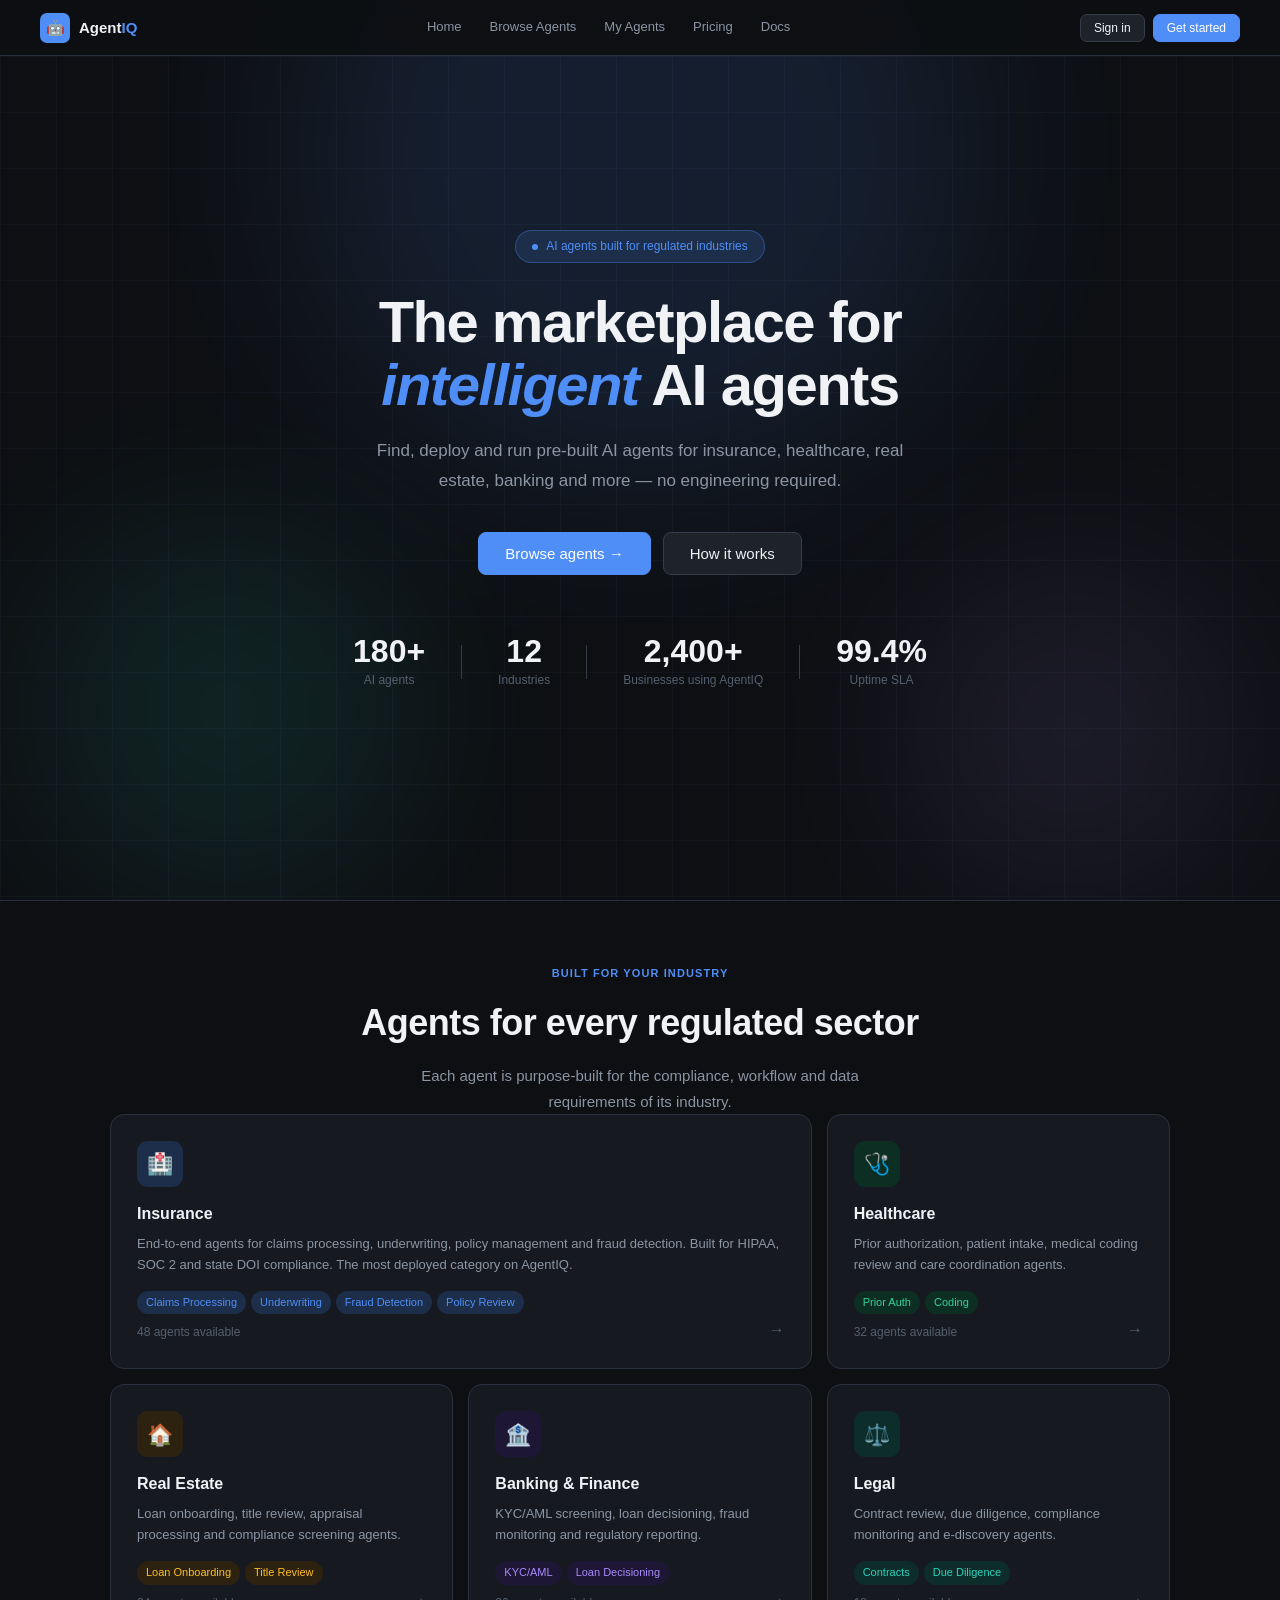
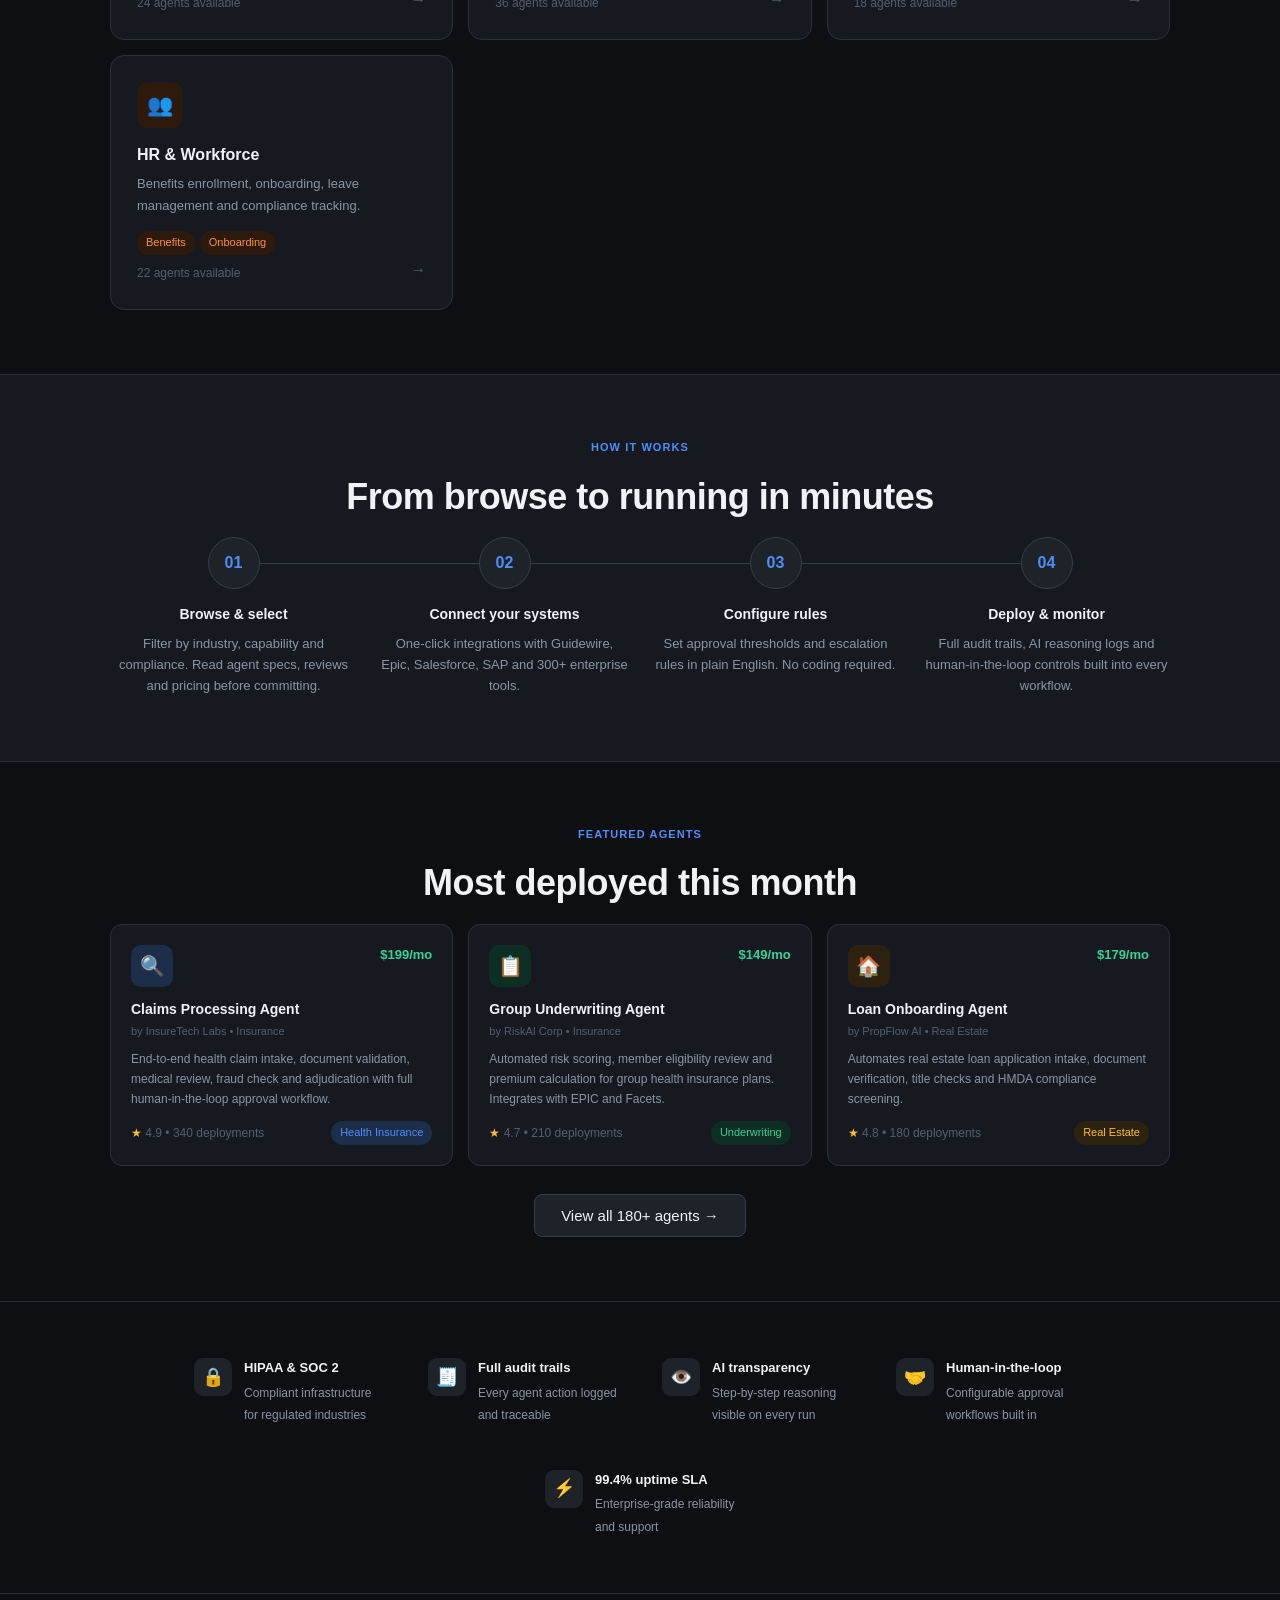
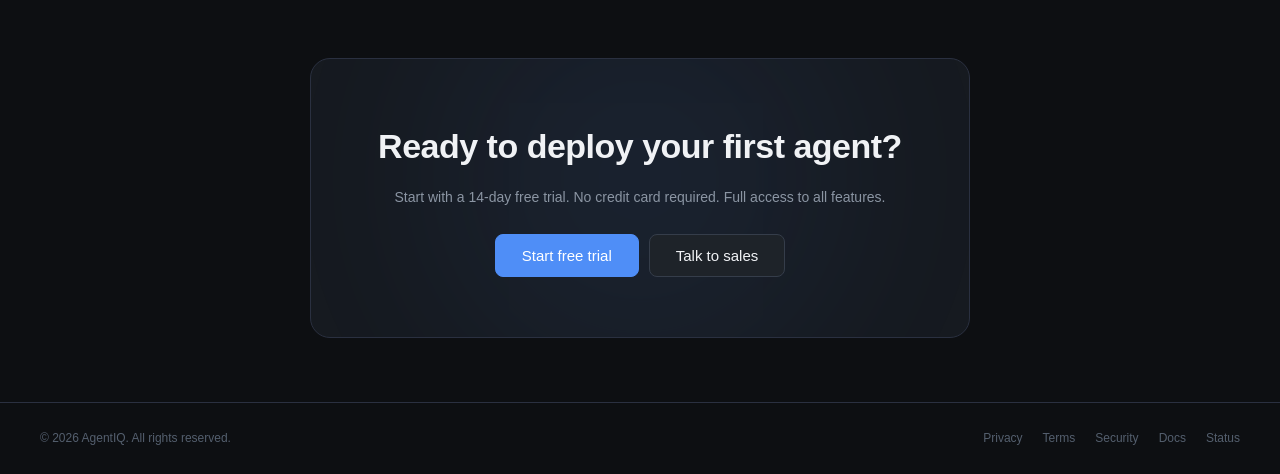
<file: wireframes/01_homepage.html>
<!DOCTYPE html>
<html lang="en">
<head>
<meta charset="UTF-8"/>
<meta name="viewport" content="width=device-width, initial-scale=1.0"/>
<title>AgentIQ — AI Agent Marketplace</title>
<style>
:root{
  --bg:#0D0F12;--s:#161A20;--s2:#1E2329;--s3:#252B33;
  --b:#2A3040;--b2:#353D4A;--t:#F0F2F5;--t2:#8B95A3;--t3:#545F6E;
  --ac:#4F8EF7;--acd:#1C2E4A;--gn:#34D399;--gnd:#0D2E22;
  --am:#FBBF24;--amd:#2D2210;--rd:#F87171;--rdd:#2D1010;
  --tl:#2DD4BF;--tld:#0D2D2A;--pu:#A78BFA;--pud:#1E1635;
  --co:#FB923C;--cod:#2D1A0D;
}
*{box-sizing:border-box;margin:0;padding:0;}
html{scroll-behavior:smooth;}
body{font-family:-apple-system,BlinkMacSystemFont,'Segoe UI',Helvetica,Arial,sans-serif;background:var(--bg);color:var(--t);font-size:14px;line-height:1.6;overflow-x:hidden;}

/* NAV */
nav{position:fixed;top:0;left:0;right:0;z-index:100;height:56px;padding:0 40px;display:flex;align-items:center;justify-content:space-between;background:rgba(13,15,18,0.95);border-bottom:1px solid var(--b);backdrop-filter:blur(8px);}
.logo{display:flex;align-items:center;gap:9px;cursor:pointer;text-decoration:none;}
.logo-mark{width:30px;height:30px;background:var(--ac);border-radius:7px;display:flex;align-items:center;justify-content:center;font-size:15px;}
.logo-text{font-size:15px;font-weight:700;color:var(--t);}
.logo-text span{color:var(--ac);}
.nav-links{display:flex;align-items:center;gap:28px;}
.nav-links a{font-size:13px;color:var(--t2);cursor:pointer;text-decoration:none;transition:color .15s;}
.nav-links a:hover{color:var(--t);}
.nav-right{display:flex;align-items:center;gap:8px;}
.btn{display:inline-flex;align-items:center;justify-content:center;gap:6px;font-family:inherit;font-size:13px;font-weight:500;padding:8px 16px;border-radius:7px;cursor:pointer;border:1px solid var(--b2);background:var(--s2);color:var(--t);transition:all .15s;text-decoration:none;}
.btn:hover{background:var(--s3);}
.btn-p{background:var(--ac);border-color:var(--ac);color:#fff;}
.btn-p:hover{background:#6b9ff8;}
.btn-sm{font-size:12px;padding:6px 13px;}
.btn-lg{font-size:15px;padding:12px 26px;border-radius:8px;}
.tag{display:inline-flex;align-items:center;font-size:11px;font-weight:500;padding:3px 9px;border-radius:20px;}
.tb{background:var(--acd);color:var(--ac);}
.tg{background:var(--gnd);color:var(--gn);}
.tam{background:var(--amd);color:var(--am);}
.tr{background:var(--rdd);color:var(--rd);}
.tt{background:var(--tld);color:var(--tl);}
.tp{background:var(--pud);color:var(--pu);}
.tco{background:var(--cod);color:var(--co);}
.tgr{background:var(--s3);color:var(--t2);}

/* HERO */
.hero{min-height:100vh;display:flex;flex-direction:column;align-items:center;justify-content:center;padding:80px 40px 60px;position:relative;overflow:hidden;text-align:center;}
.hero-bg{position:absolute;inset:0;pointer-events:none;}
.grid{position:absolute;inset:0;background-image:linear-gradient(var(--b) 1px,transparent 1px),linear-gradient(90deg,var(--b) 1px,transparent 1px);background-size:56px 56px;opacity:.2;}
.glow{position:absolute;border-radius:50%;filter:blur(90px);}
.hero-content{position:relative;z-index:1;max-width:800px;}
.badge{display:inline-flex;align-items:center;gap:8px;background:var(--acd);border:1px solid rgba(79,142,247,.35);border-radius:20px;padding:6px 16px;font-size:12px;font-weight:500;color:var(--ac);margin-bottom:28px;}
.dot{width:6px;height:6px;border-radius:50%;background:var(--ac);display:inline-block;}
h1{font-size:58px;font-weight:700;line-height:1.08;letter-spacing:-1.5px;color:var(--t);margin-bottom:20px;}
h1 em{font-style:italic;color:var(--ac);}
.hero-sub{font-size:17px;color:var(--t2);line-height:1.75;max-width:560px;margin:0 auto 36px;font-weight:300;}
.hero-ctas{display:flex;align-items:center;gap:12px;justify-content:center;}
.hero-stats{display:flex;align-items:center;gap:36px;margin-top:60px;justify-content:center;flex-wrap:wrap;}
.stat-item{text-align:center;}
.stat-num{font-size:32px;font-weight:700;color:var(--t);line-height:1;}
.stat-label{font-size:12px;color:var(--t3);margin-top:4px;}
.stat-div{width:1px;height:34px;background:var(--b2);}

/* SECTIONS */
section{padding:64px 40px;}
.section-header{text-align:center;margin-bottom:48px;}
.eyebrow{font-size:11px;font-weight:600;color:var(--ac);text-transform:uppercase;letter-spacing:.1em;margin-bottom:11px;}
h2{font-size:36px;font-weight:700;color:var(--t);margin-bottom:12px;letter-spacing:-.5px;}
.sec-sub{font-size:15px;color:var(--t2);max-width:500px;margin:0 auto;line-height:1.7;}
.max{max-width:1060px;margin:0 auto;}

/* INDUSTRY GRID */
.ind-grid{display:grid;grid-template-columns:repeat(3,1fr);gap:15px;}
.ind-card{background:var(--s);border:1px solid var(--b);border-radius:14px;padding:26px;cursor:pointer;transition:all .2s;position:relative;overflow:hidden;}
.ind-card:hover{transform:translateY(-3px);}
.ind-icon{width:46px;height:46px;border-radius:11px;display:flex;align-items:center;justify-content:center;font-size:21px;margin-bottom:14px;}
.ind-name{font-size:16px;font-weight:600;color:var(--t);margin-bottom:6px;}
.ind-desc{font-size:13px;color:var(--t2);line-height:1.65;margin-bottom:15px;}
.ind-footer{display:flex;align-items:flex-end;justify-content:space-between;gap:10px;}
.ind-tags{display:flex;gap:5px;flex-wrap:wrap;}
.ind-count{font-size:12px;color:var(--t3);white-space:nowrap;}
.ind-arrow{font-size:16px;color:var(--t3);transition:all .2s;flex-shrink:0;}
.ind-card:hover .ind-arrow{color:var(--t);transform:translateX(4px);}
.ins:hover{border-color:rgba(79,142,247,.5);}
.hc:hover{border-color:rgba(52,211,153,.5);}
.re:hover{border-color:rgba(251,191,36,.5);}
.bk:hover{border-color:rgba(167,139,250,.5);}
.lg:hover{border-color:rgba(45,212,191,.5);}
.hr:hover{border-color:rgba(251,146,60,.5);}

/* HOW IT WORKS */
.how-sec{background:var(--s);border-top:1px solid var(--b);border-bottom:1px solid var(--b);}
.steps{display:grid;grid-template-columns:repeat(4,1fr);gap:24px;position:relative;}
.steps::before{content:'';position:absolute;top:26px;left:12%;right:12%;height:1px;background:var(--b2);}
.step{text-align:center;position:relative;z-index:1;}
.step-num{width:52px;height:52px;border-radius:50%;border:1px solid var(--b2);background:var(--s2);display:flex;align-items:center;justify-content:center;margin:0 auto 14px;font-size:16px;font-weight:700;color:var(--ac);}
.step-title{font-size:14px;font-weight:600;color:var(--t);margin-bottom:7px;}
.step-desc{font-size:13px;color:var(--t2);line-height:1.65;}

/* FEATURED AGENTS */
.agents-grid{display:grid;grid-template-columns:repeat(3,1fr);gap:15px;}
.agent-card{background:var(--s);border:1px solid var(--b);border-radius:12px;padding:20px;transition:all .2s;cursor:pointer;}
.agent-card:hover{border-color:var(--b2);transform:translateY(-2px);}
.ac-top{display:flex;align-items:flex-start;justify-content:space-between;margin-bottom:11px;}
.ac-icon{width:42px;height:42px;border-radius:10px;display:flex;align-items:center;justify-content:center;font-size:20px;}
.ac-price{font-size:13px;font-weight:700;color:var(--gn);}
.ac-name{font-size:14px;font-weight:600;color:var(--t);margin-bottom:3px;}
.ac-by{font-size:11px;color:var(--t3);}
.ac-desc{font-size:12px;color:var(--t2);line-height:1.65;margin:9px 0 12px;}
.ac-footer{display:flex;align-items:center;justify-content:space-between;}
.ac-rating{font-size:12px;color:var(--t3);}
.ac-rating .star{color:var(--am);}

/* TRUST */
.trust-items{display:flex;align-items:flex-start;justify-content:center;gap:44px;flex-wrap:wrap;}
.trust-item{display:flex;align-items:flex-start;gap:12px;max-width:190px;}
.trust-icon{width:38px;height:38px;border-radius:9px;background:var(--s2);display:flex;align-items:center;justify-content:center;font-size:18px;flex-shrink:0;}
.trust-text strong{display:block;font-size:13px;font-weight:600;color:var(--t);margin-bottom:2px;}
.trust-text span{font-size:12px;color:var(--t2);}

/* CTA */
.cta-box{background:var(--s);border:1px solid var(--b);border-radius:20px;padding:60px 48px;max-width:660px;margin:0 auto;text-align:center;position:relative;overflow:hidden;}
.cta-glow{position:absolute;top:-80px;left:50%;transform:translateX(-50%);width:400px;height:400px;background:var(--ac);border-radius:50%;filter:blur(100px);opacity:.07;}
.cta-title{font-size:34px;font-weight:700;color:var(--t);margin-bottom:12px;position:relative;letter-spacing:-.5px;}
.cta-sub{font-size:14px;color:var(--t2);margin-bottom:26px;position:relative;}
.cta-actions{display:flex;align-items:center;gap:10px;justify-content:center;position:relative;}

/* FOOTER */
footer{padding:26px 40px;border-top:1px solid var(--b);display:flex;align-items:center;justify-content:space-between;}
.foot-left{font-size:12px;color:var(--t3);}
.foot-links{display:flex;gap:20px;}
.foot-links a{font-size:12px;color:var(--t3);cursor:pointer;text-decoration:none;}
.foot-links a:hover{color:var(--t2);}

/* FADE IN */
.fi{opacity:0;transform:translateY(16px);transition:opacity .5s ease,transform .5s ease;}
.fi.v{opacity:1;transform:none;}
</style>
</head>
<body>

<!-- NAV -->
<nav>
  <a class="logo" href="01_homepage.html">
    <div class="logo-mark">🤖</div>
    <span class="logo-text">Agent<span>IQ</span></span>
  </a>
  <div class="nav-links">
    <a href="01_homepage.html">Home</a>
    <a href="02_browse.html">Browse Agents</a>
    <a href="05_dashboard.html">My Agents</a>
    <a href="#">Pricing</a>
    <a href="#">Docs</a>
  </div>
  <div class="nav-right">
    <button class="btn btn-sm">Sign in</button>
    <button class="btn btn-sm btn-p" onclick="location.href='02_browse.html'">Get started</button>
  </div>
</nav>

<!-- HERO -->
<section class="hero">
  <div class="hero-bg">
    <div class="grid"></div>
    <div class="glow" style="width:700px;height:700px;background:var(--ac);top:-200px;left:50%;transform:translateX(-50%);opacity:.12;"></div>
    <div class="glow" style="width:380px;height:380px;background:var(--tl);bottom:0;left:3%;opacity:.1;"></div>
    <div class="glow" style="width:340px;height:340px;background:var(--pu);bottom:0;right:3%;opacity:.1;"></div>
  </div>
  <div class="hero-content">
    <div class="badge"><span class="dot"></span> AI agents built for regulated industries</div>
    <h1>The marketplace for<br/><em>intelligent</em> AI agents</h1>
    <p class="hero-sub">Find, deploy and run pre-built AI agents for insurance, healthcare, real estate, banking and more — no engineering required.</p>
    <div class="hero-ctas">
      <button class="btn btn-p btn-lg" onclick="location.href='02_browse.html'">Browse agents &rarr;</button>
      <button class="btn btn-lg" onclick="document.getElementById('how').scrollIntoView({behavior:'smooth'})">How it works</button>
    </div>
    <div class="hero-stats">
      <div class="stat-item"><div class="stat-num">180+</div><div class="stat-label">AI agents</div></div>
      <div class="stat-div"></div>
      <div class="stat-item"><div class="stat-num">12</div><div class="stat-label">Industries</div></div>
      <div class="stat-div"></div>
      <div class="stat-item"><div class="stat-num">2,400+</div><div class="stat-label">Businesses using AgentIQ</div></div>
      <div class="stat-div"></div>
      <div class="stat-item"><div class="stat-num">99.4%</div><div class="stat-label">Uptime SLA</div></div>
    </div>
  </div>
</section>

<!-- INDUSTRIES -->
<section style="padding:64px 40px;border-top:1px solid var(--b);">
  <div class="section-header fi max">
    <div class="eyebrow">Built for your industry</div>
    <h2>Agents for every regulated sector</h2>
    <p class="sec-sub">Each agent is purpose-built for the compliance, workflow and data requirements of its industry.</p>
  </div>
  <div class="ind-grid max fi">

    <div class="ind-card ins fi" style="grid-column:span 2;" onclick="location.href='02_browse.html?industry=insurance'">
      <div class="ind-icon" style="background:var(--acd);">🏥</div>
      <div class="ind-name">Insurance</div>
      <div class="ind-desc">End-to-end agents for claims processing, underwriting, policy management and fraud detection. Built for HIPAA, SOC 2 and state DOI compliance. The most deployed category on AgentIQ.</div>
      <div class="ind-footer">
        <div>
          <div class="ind-tags"><span class="tag tb">Claims Processing</span><span class="tag tb">Underwriting</span><span class="tag tb">Fraud Detection</span><span class="tag tb">Policy Review</span></div>
          <div class="ind-count" style="margin-top:9px;">48 agents available</div>
        </div>
        <span class="ind-arrow">&rarr;</span>
      </div>
    </div>

    <div class="ind-card hc fi" onclick="location.href='02_browse.html?industry=healthcare'">
      <div class="ind-icon" style="background:var(--gnd);">🩺</div>
      <div class="ind-name">Healthcare</div>
      <div class="ind-desc">Prior authorization, patient intake, medical coding review and care coordination agents.</div>
      <div class="ind-footer">
        <div>
          <div class="ind-tags"><span class="tag tg">Prior Auth</span><span class="tag tg">Coding</span></div>
          <div class="ind-count" style="margin-top:9px;">32 agents available</div>
        </div>
        <span class="ind-arrow">&rarr;</span>
      </div>
    </div>

    <div class="ind-card re fi" onclick="location.href='02_browse.html?industry=realestate'">
      <div class="ind-icon" style="background:var(--amd);">🏠</div>
      <div class="ind-name">Real Estate</div>
      <div class="ind-desc">Loan onboarding, title review, appraisal processing and compliance screening agents.</div>
      <div class="ind-footer">
        <div>
          <div class="ind-tags"><span class="tag tam">Loan Onboarding</span><span class="tag tam">Title Review</span></div>
          <div class="ind-count" style="margin-top:9px;">24 agents available</div>
        </div>
        <span class="ind-arrow">&rarr;</span>
      </div>
    </div>

    <div class="ind-card bk fi" onclick="location.href='02_browse.html?industry=banking'">
      <div class="ind-icon" style="background:var(--pud);">🏦</div>
      <div class="ind-name">Banking &amp; Finance</div>
      <div class="ind-desc">KYC/AML screening, loan decisioning, fraud monitoring and regulatory reporting.</div>
      <div class="ind-footer">
        <div>
          <div class="ind-tags"><span class="tag tp">KYC/AML</span><span class="tag tp">Loan Decisioning</span></div>
          <div class="ind-count" style="margin-top:9px;">36 agents available</div>
        </div>
        <span class="ind-arrow">&rarr;</span>
      </div>
    </div>

    <div class="ind-card lg fi" onclick="location.href='02_browse.html?industry=legal'">
      <div class="ind-icon" style="background:var(--tld);">⚖️</div>
      <div class="ind-name">Legal</div>
      <div class="ind-desc">Contract review, due diligence, compliance monitoring and e-discovery agents.</div>
      <div class="ind-footer">
        <div>
          <div class="ind-tags"><span class="tag tt">Contracts</span><span class="tag tt">Due Diligence</span></div>
          <div class="ind-count" style="margin-top:9px;">18 agents available</div>
        </div>
        <span class="ind-arrow">&rarr;</span>
      </div>
    </div>

    <div class="ind-card hr fi" onclick="location.href='02_browse.html?industry=hr'">
      <div class="ind-icon" style="background:var(--cod);">👥</div>
      <div class="ind-name">HR &amp; Workforce</div>
      <div class="ind-desc">Benefits enrollment, onboarding, leave management and compliance tracking.</div>
      <div class="ind-footer">
        <div>
          <div class="ind-tags"><span class="tag tco">Benefits</span><span class="tag tco">Onboarding</span></div>
          <div class="ind-count" style="margin-top:9px;">22 agents available</div>
        </div>
        <span class="ind-arrow">&rarr;</span>
      </div>
    </div>

  </div>
</section>

<!-- HOW IT WORKS -->
<section class="how-sec" id="how" style="padding:64px 40px;">
  <div class="section-header fi max">
    <div class="eyebrow">How it works</div>
    <h2>From browse to running in minutes</h2>
  </div>
  <div class="steps max fi">
    <div class="step">
      <div class="step-num">01</div>
      <div class="step-title">Browse &amp; select</div>
      <div class="step-desc">Filter by industry, capability and compliance. Read agent specs, reviews and pricing before committing.</div>
    </div>
    <div class="step">
      <div class="step-num">02</div>
      <div class="step-title">Connect your systems</div>
      <div class="step-desc">One-click integrations with Guidewire, Epic, Salesforce, SAP and 300+ enterprise tools.</div>
    </div>
    <div class="step">
      <div class="step-num">03</div>
      <div class="step-title">Configure rules</div>
      <div class="step-desc">Set approval thresholds and escalation rules in plain English. No coding required.</div>
    </div>
    <div class="step">
      <div class="step-num">04</div>
      <div class="step-title">Deploy &amp; monitor</div>
      <div class="step-desc">Full audit trails, AI reasoning logs and human-in-the-loop controls built into every workflow.</div>
    </div>
  </div>
</section>

<!-- FEATURED AGENTS -->
<section style="padding:64px 40px;">
  <div class="section-header fi max">
    <div class="eyebrow">Featured agents</div>
    <h2>Most deployed this month</h2>
  </div>
  <div class="agents-grid max fi">

    <div class="agent-card" onclick="location.href='03_agent_detail.html'">
      <div class="ac-top">
        <div class="ac-icon" style="background:var(--acd);">🔍</div>
        <div class="ac-price">$199/mo</div>
      </div>
      <div class="ac-name">Claims Processing Agent</div>
      <div class="ac-by">by InsureTech Labs &bull; Insurance</div>
      <div class="ac-desc">End-to-end health claim intake, document validation, medical review, fraud check and adjudication with full human-in-the-loop approval workflow.</div>
      <div class="ac-footer">
        <div class="ac-rating"><span class="star">&#9733;</span> 4.9 &bull; 340 deployments</div>
        <span class="tag tb">Health Insurance</span>
      </div>
    </div>

    <div class="agent-card" onclick="location.href='02_browse.html'">
      <div class="ac-top">
        <div class="ac-icon" style="background:var(--gnd);">📋</div>
        <div class="ac-price">$149/mo</div>
      </div>
      <div class="ac-name">Group Underwriting Agent</div>
      <div class="ac-by">by RiskAI Corp &bull; Insurance</div>
      <div class="ac-desc">Automated risk scoring, member eligibility review and premium calculation for group health insurance plans. Integrates with EPIC and Facets.</div>
      <div class="ac-footer">
        <div class="ac-rating"><span class="star">&#9733;</span> 4.7 &bull; 210 deployments</div>
        <span class="tag tg">Underwriting</span>
      </div>
    </div>

    <div class="agent-card" onclick="location.href='02_browse.html'">
      <div class="ac-top">
        <div class="ac-icon" style="background:var(--amd);">🏠</div>
        <div class="ac-price">$179/mo</div>
      </div>
      <div class="ac-name">Loan Onboarding Agent</div>
      <div class="ac-by">by PropFlow AI &bull; Real Estate</div>
      <div class="ac-desc">Automates real estate loan application intake, document verification, title checks and HMDA compliance screening.</div>
      <div class="ac-footer">
        <div class="ac-rating"><span class="star">&#9733;</span> 4.8 &bull; 180 deployments</div>
        <span class="tag tam">Real Estate</span>
      </div>
    </div>

  </div>
  <div style="text-align:center;margin-top:28px;" class="fi">
    <button class="btn btn-lg" onclick="location.href='02_browse.html'">View all 180+ agents &rarr;</button>
  </div>
</section>

<!-- TRUST -->
<section style="padding:56px 40px;border-top:1px solid var(--b);">
  <div class="trust-items fi max">
    <div class="trust-item">
      <div class="trust-icon">🔒</div>
      <div class="trust-text"><strong>HIPAA &amp; SOC 2</strong><span>Compliant infrastructure for regulated industries</span></div>
    </div>
    <div class="trust-item">
      <div class="trust-icon">🧾</div>
      <div class="trust-text"><strong>Full audit trails</strong><span>Every agent action logged and traceable</span></div>
    </div>
    <div class="trust-item">
      <div class="trust-icon">👁️</div>
      <div class="trust-text"><strong>AI transparency</strong><span>Step-by-step reasoning visible on every run</span></div>
    </div>
    <div class="trust-item">
      <div class="trust-icon">🤝</div>
      <div class="trust-text"><strong>Human-in-the-loop</strong><span>Configurable approval workflows built in</span></div>
    </div>
    <div class="trust-item">
      <div class="trust-icon">⚡</div>
      <div class="trust-text"><strong>99.4% uptime SLA</strong><span>Enterprise-grade reliability and support</span></div>
    </div>
  </div>
</section>

<!-- CTA -->
<section style="padding:64px 40px;border-top:1px solid var(--b);">
  <div class="cta-box fi">
    <div class="cta-glow"></div>
    <h2 class="cta-title">Ready to deploy your first agent?</h2>
    <p class="cta-sub">Start with a 14-day free trial. No credit card required. Full access to all features.</p>
    <div class="cta-actions">
      <button class="btn btn-p btn-lg" onclick="location.href='02_browse.html'">Start free trial</button>
      <button class="btn btn-lg">Talk to sales</button>
    </div>
  </div>
</section>

<!-- FOOTER -->
<footer>
  <div class="foot-left">&copy; 2026 AgentIQ. All rights reserved.</div>
  <div class="foot-links">
    <a href="#">Privacy</a>
    <a href="#">Terms</a>
    <a href="#">Security</a>
    <a href="#">Docs</a>
    <a href="#">Status</a>
  </div>
</footer>

<script>
const obs = new IntersectionObserver(entries => {
  entries.forEach(e => { if(e.isIntersecting) e.target.classList.add('v'); });
}, {threshold: 0.08});
document.querySelectorAll('.fi').forEach(el => obs.observe(el));
</script>
</body>
</html>
</file>
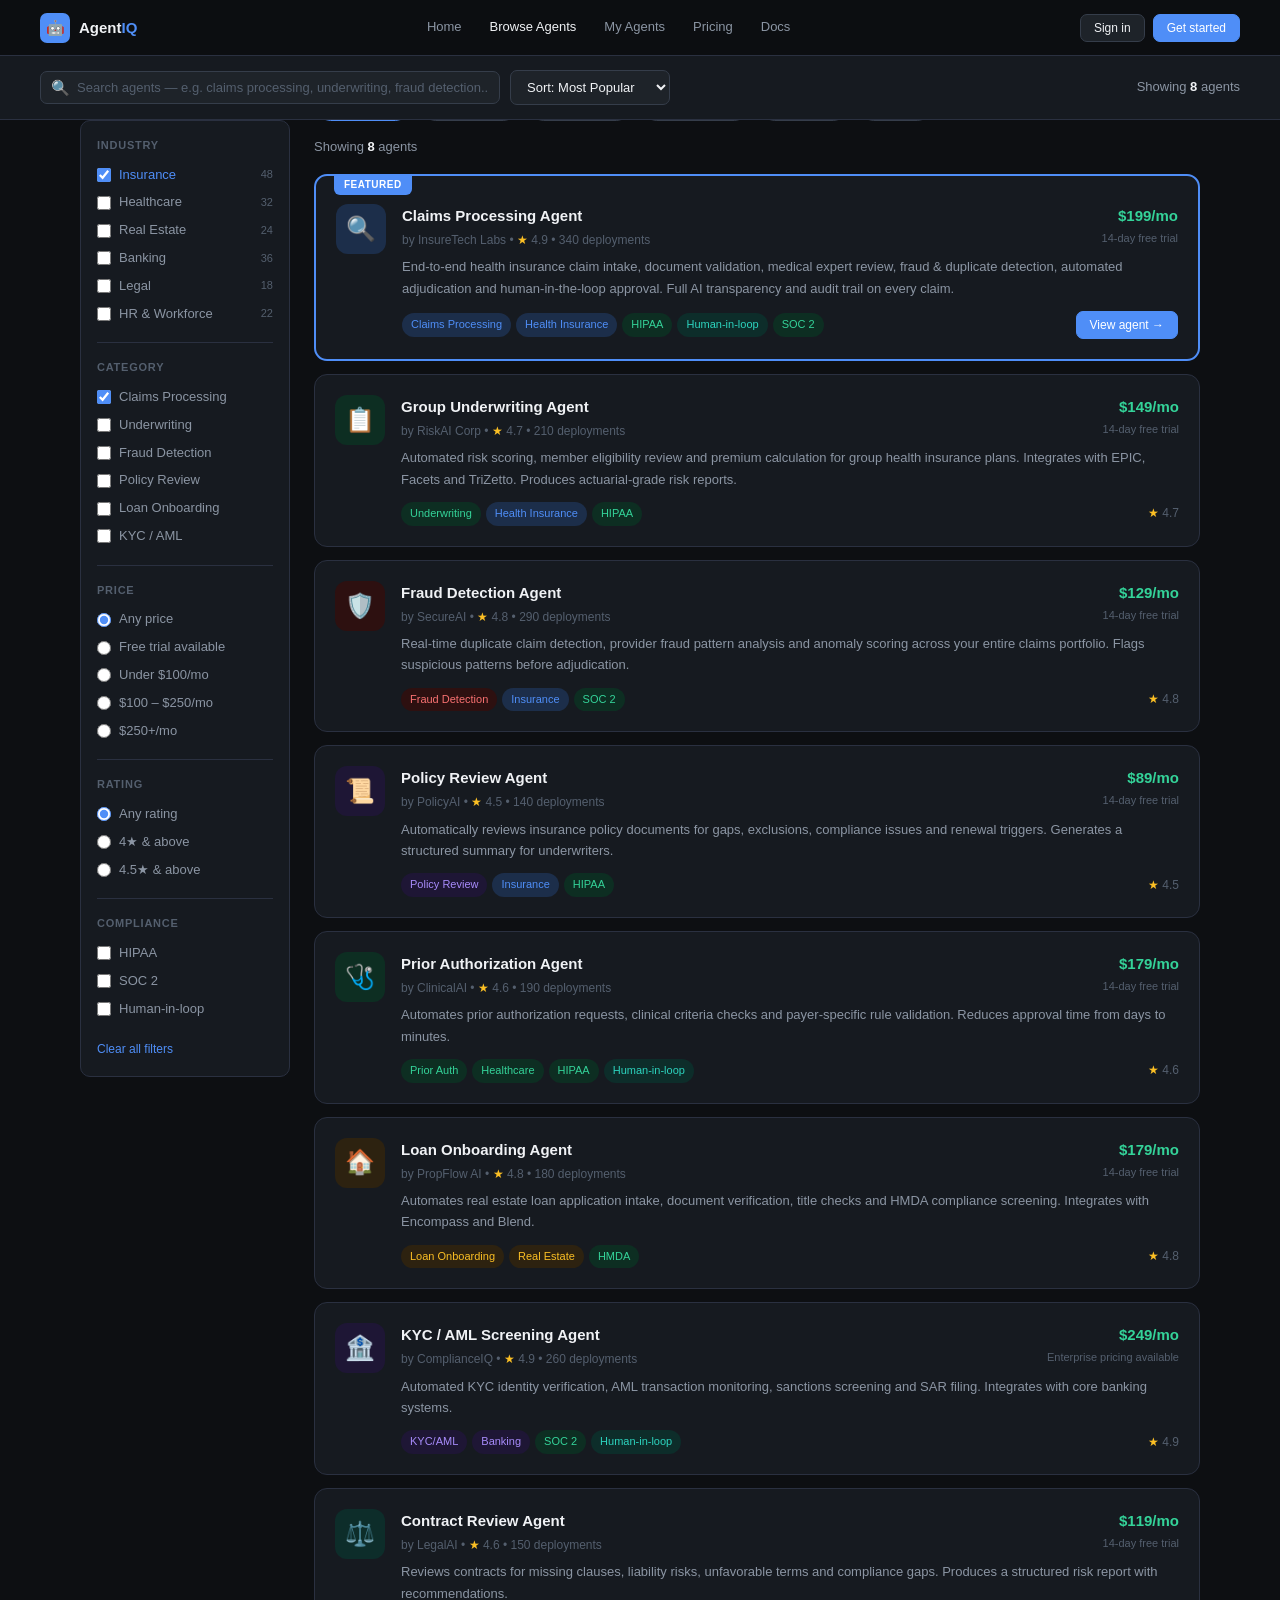
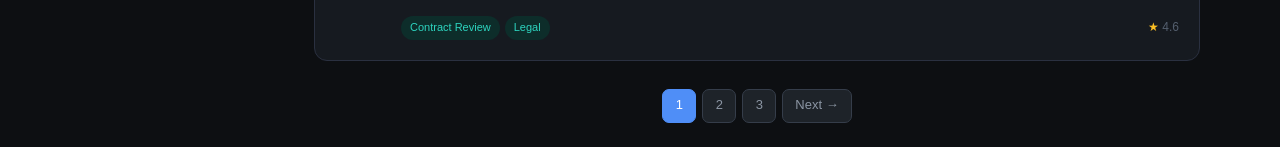
<file: wireframes/02_browse.html>
<!DOCTYPE html>
<html lang="en">
<head>
<meta charset="UTF-8"/>
<meta name="viewport" content="width=device-width, initial-scale=1.0"/>
<title>Browse Agents — AgentIQ</title>
<style>
:root{
  --bg:#0D0F12;--s:#161A20;--s2:#1E2329;--s3:#252B33;
  --b:#2A3040;--b2:#353D4A;--t:#F0F2F5;--t2:#8B95A3;--t3:#545F6E;
  --ac:#4F8EF7;--acd:#1C2E4A;--gn:#34D399;--gnd:#0D2E22;
  --am:#FBBF24;--amd:#2D2210;--rd:#F87171;--rdd:#2D1010;
  --tl:#2DD4BF;--tld:#0D2D2A;--pu:#A78BFA;--pud:#1E1635;
  --co:#FB923C;--cod:#2D1A0D;
}
*{box-sizing:border-box;margin:0;padding:0;}
body{font-family:-apple-system,BlinkMacSystemFont,'Segoe UI',Helvetica,Arial,sans-serif;background:var(--bg);color:var(--t);font-size:14px;line-height:1.6;}

/* NAV */
nav{position:fixed;top:0;left:0;right:0;z-index:100;height:56px;padding:0 40px;display:flex;align-items:center;justify-content:space-between;background:rgba(13,15,18,0.96);border-bottom:1px solid var(--b);}
.logo{display:flex;align-items:center;gap:9px;cursor:pointer;text-decoration:none;}
.logo-mark{width:30px;height:30px;background:var(--ac);border-radius:7px;display:flex;align-items:center;justify-content:center;font-size:15px;}
.logo-text{font-size:15px;font-weight:700;color:var(--t);}
.logo-text span{color:var(--ac);}
.nav-links{display:flex;align-items:center;gap:28px;}
.nav-links a{font-size:13px;color:var(--t2);cursor:pointer;text-decoration:none;transition:color .15s;}
.nav-links a:hover,.nav-links a.active{color:var(--t);}
.nav-right{display:flex;align-items:center;gap:8px;}
.btn{display:inline-flex;align-items:center;justify-content:center;gap:6px;font-family:inherit;font-size:13px;font-weight:500;padding:8px 16px;border-radius:7px;cursor:pointer;border:1px solid var(--b2);background:var(--s2);color:var(--t);transition:all .15s;text-decoration:none;}
.btn:hover{background:var(--s3);}
.btn-p{background:var(--ac);border-color:var(--ac);color:#fff;}
.btn-p:hover{background:#6b9ff8;}
.btn-sm{font-size:12px;padding:6px 13px;}
.tag{display:inline-flex;align-items:center;font-size:11px;font-weight:500;padding:3px 9px;border-radius:20px;}
.tb{background:var(--acd);color:var(--ac);}
.tg{background:var(--gnd);color:var(--gn);}
.tam{background:var(--amd);color:var(--am);}
.tr{background:var(--rdd);color:var(--rd);}
.tt{background:var(--tld);color:var(--tl);}
.tp{background:var(--pud);color:var(--pu);}
.tco{background:var(--cod);color:var(--co);}
.tgr{background:var(--s3);color:var(--t2);}

/* SEARCH BAR */
.search-bar{background:var(--s);border-bottom:1px solid var(--b);padding:14px 40px;display:flex;align-items:center;gap:10px;flex-wrap:wrap;position:sticky;top:56px;z-index:90;}
.search-input-wrap{position:relative;flex:1;max-width:460px;}
.search-input-wrap input{width:100%;padding-left:36px;}
.search-icon{position:absolute;left:11px;top:50%;transform:translateY(-50%);color:var(--t3);font-size:15px;}
input,select{font-family:inherit;font-size:13px;color:var(--t);background:var(--s2);border:1px solid var(--b2);border-radius:7px;padding:8px 12px;outline:none;transition:border-color .15s;}
input:focus,select:focus{border-color:var(--ac);}
input::placeholder{color:var(--t3);}
select option{background:var(--s2);}
select{cursor:pointer;}
.result-count{font-size:13px;color:var(--t2);margin-left:auto;white-space:nowrap;}
.result-count strong{color:var(--t);}

/* LAYOUT */
.page-body{display:flex;max-width:1200px;margin:0 auto;padding:24px 40px;gap:24px;padding-top:24px;}

/* SIDEBAR */
.sidebar{width:210px;flex-shrink:0;}
.filter-card{background:var(--s);border:1px solid var(--b);border-radius:10px;padding:16px;position:sticky;top:120px;}
.filter-section{margin-bottom:18px;}
.filter-section:last-child{margin-bottom:0;}
.filter-label{font-size:11px;font-weight:600;color:var(--t3);text-transform:uppercase;letter-spacing:.07em;margin-bottom:10px;}
.filter-divider{height:1px;background:var(--b);margin:16px 0;}
.check-item{display:flex;align-items:center;gap:8px;cursor:pointer;margin-bottom:7px;}
.check-item input[type=checkbox],.check-item input[type=radio]{width:14px;height:14px;accent-color:var(--ac);cursor:pointer;flex-shrink:0;}
.check-item label{font-size:13px;color:var(--t2);cursor:pointer;display:flex;align-items:center;justify-content:space-between;width:100%;}
.check-item label.active-filter{color:var(--ac);font-weight:500;}
.filter-count{font-size:11px;color:var(--t3);}
.clear-btn{font-size:12px;color:var(--ac);cursor:pointer;background:none;border:none;font-family:inherit;padding:0;margin-top:4px;}
.clear-btn:hover{text-decoration:underline;}

/* AGENT LIST */
.agent-list{flex:1;min-width:0;}
.list-header{display:flex;align-items:center;justify-content:space-between;margin-bottom:16px;}
.sort-select{font-size:12px;padding:6px 10px;width:auto;}

/* INDUSTRY CHIPS */
.ind-chips{display:flex;gap:7px;flex-wrap:wrap;margin-bottom:16px;}
.ind-chip{padding:6px 14px;border-radius:20px;font-size:12px;font-weight:500;cursor:pointer;border:1px solid var(--b2);background:var(--s2);color:var(--t2);transition:all .15s;}
.ind-chip:hover{border-color:var(--b2);background:var(--s3);color:var(--t);}
.ind-chip.active{background:var(--acd);border-color:var(--ac);color:var(--ac);}
.ind-chip.hc.active{background:var(--gnd);border-color:var(--gn);color:var(--gn);}
.ind-chip.re.active{background:var(--amd);border-color:var(--am);color:var(--am);}
.ind-chip.bk.active{background:var(--pud);border-color:var(--pu);color:var(--pu);}
.ind-chip.lg.active{background:var(--tld);border-color:var(--tl);color:var(--tl);}

/* AGENT CARDS */
.agent-cards{display:flex;flex-direction:column;gap:13px;}
.agent-card{background:var(--s);border:1px solid var(--b);border-radius:13px;padding:20px;cursor:pointer;transition:all .2s;}
.agent-card:hover{border-color:var(--b2);transform:translateY(-2px);}
.agent-card.featured{border:2px solid var(--ac);position:relative;}
.featured-badge{position:absolute;top:-1px;left:18px;background:var(--ac);color:#fff;font-size:10px;font-weight:700;padding:2px 10px;border-radius:0 0 6px 6px;letter-spacing:.05em;}
.card-inner{display:flex;gap:16px;align-items:flex-start;}
.card-icon{width:50px;height:50px;border-radius:12px;display:flex;align-items:center;justify-content:center;font-size:24px;flex-shrink:0;}
.card-body{flex:1;min-width:0;}
.card-top{display:flex;align-items:flex-start;justify-content:space-between;margin-bottom:6px;gap:12px;}
.card-title{font-size:15px;font-weight:600;color:var(--t);margin-bottom:3px;}
.card-by{font-size:12px;color:var(--t3);}
.card-price{text-align:right;flex-shrink:0;}
.price-val{font-size:15px;font-weight:700;color:var(--gn);}
.price-trial{font-size:11px;color:var(--t3);margin-top:2px;}
.card-desc{font-size:13px;color:var(--t2);line-height:1.65;margin-bottom:12px;}
.card-footer{display:flex;align-items:center;justify-content:space-between;flex-wrap:wrap;gap:8px;}
.card-tags{display:flex;gap:5px;flex-wrap:wrap;}
.card-actions{display:flex;gap:8px;align-items:center;}
.rating{font-size:12px;color:var(--t3);}
.star{color:var(--am);}

/* PAGINATION */
.pagination{display:flex;align-items:center;gap:6px;justify-content:center;margin-top:28px;}
.page-btn{width:34px;height:34px;border-radius:7px;display:flex;align-items:center;justify-content:center;font-size:13px;cursor:pointer;border:1px solid var(--b2);background:var(--s2);color:var(--t2);transition:all .15s;}
.page-btn:hover{background:var(--s3);color:var(--t);}
.page-btn.active{background:var(--ac);border-color:var(--ac);color:#fff;}

/* EMPTY STATE */
.no-agents{text-align:center;padding:60px 20px;color:var(--t2);}
.no-agents .icon{font-size:40px;margin-bottom:14px;}
</style>
</head>
<body>

<!-- NAV -->
<nav>
  <a class="logo" href="01_homepage.html">
    <div class="logo-mark">🤖</div>
    <span class="logo-text">Agent<span>IQ</span></span>
  </a>
  <div class="nav-links">
    <a href="01_homepage.html">Home</a>
    <a href="02_browse.html" class="active">Browse Agents</a>
    <a href="05_dashboard.html">My Agents</a>
    <a href="#">Pricing</a>
    <a href="#">Docs</a>
  </div>
  <div class="nav-right">
    <button class="btn btn-sm">Sign in</button>
    <button class="btn btn-sm btn-p">Get started</button>
  </div>
</nav>

<!-- SEARCH BAR -->
<div class="search-bar">
  <div class="search-input-wrap">
    <span class="search-icon">🔍</span>
    <input type="text" id="search-input" placeholder="Search agents — e.g. claims processing, underwriting, fraud detection..." oninput="filterAgents()"/>
  </div>
  <select id="sort-select" onchange="filterAgents()" style="width:160px;">
    <option value="popular">Sort: Most Popular</option>
    <option value="newest">Newest First</option>
    <option value="rating">Highest Rated</option>
    <option value="price-low">Price: Low to High</option>
    <option value="price-high">Price: High to Low</option>
  </select>
  <span class="result-count" id="result-count">Showing <strong>8</strong> agents</span>
</div>

<div class="page-body">

  <!-- SIDEBAR -->
  <div class="sidebar">
    <div class="filter-card">

      <div class="filter-section">
        <div class="filter-label">Industry</div>
        <div class="check-item"><input type="checkbox" id="f-ins" checked onchange="filterAgents()"/><label for="f-ins" class="active-filter">Insurance <span class="filter-count">48</span></label></div>
        <div class="check-item"><input type="checkbox" id="f-hc" onchange="filterAgents()"/><label for="f-hc">Healthcare <span class="filter-count">32</span></label></div>
        <div class="check-item"><input type="checkbox" id="f-re" onchange="filterAgents()"/><label for="f-re">Real Estate <span class="filter-count">24</span></label></div>
        <div class="check-item"><input type="checkbox" id="f-bk" onchange="filterAgents()"/><label for="f-bk">Banking <span class="filter-count">36</span></label></div>
        <div class="check-item"><input type="checkbox" id="f-lg" onchange="filterAgents()"/><label for="f-lg">Legal <span class="filter-count">18</span></label></div>
        <div class="check-item"><input type="checkbox" id="f-hr" onchange="filterAgents()"/><label for="f-hr">HR &amp; Workforce <span class="filter-count">22</span></label></div>
      </div>

      <div class="filter-divider"></div>

      <div class="filter-section">
        <div class="filter-label">Category</div>
        <div class="check-item"><input type="checkbox" id="c-claims" checked onchange="filterAgents()"/><label for="c-claims">Claims Processing</label></div>
        <div class="check-item"><input type="checkbox" id="c-uw" onchange="filterAgents()"/><label for="c-uw">Underwriting</label></div>
        <div class="check-item"><input type="checkbox" id="c-fraud" onchange="filterAgents()"/><label for="c-fraud">Fraud Detection</label></div>
        <div class="check-item"><input type="checkbox" id="c-policy" onchange="filterAgents()"/><label for="c-policy">Policy Review</label></div>
        <div class="check-item"><input type="checkbox" id="c-loan" onchange="filterAgents()"/><label for="c-loan">Loan Onboarding</label></div>
        <div class="check-item"><input type="checkbox" id="c-kyc" onchange="filterAgents()"/><label for="c-kyc">KYC / AML</label></div>
      </div>

      <div class="filter-divider"></div>

      <div class="filter-section">
        <div class="filter-label">Price</div>
        <div class="check-item"><input type="radio" name="price" id="p-any" value="any" checked onchange="filterAgents()"/><label for="p-any">Any price</label></div>
        <div class="check-item"><input type="radio" name="price" id="p-free" value="free" onchange="filterAgents()"/><label for="p-free">Free trial available</label></div>
        <div class="check-item"><input type="radio" name="price" id="p-low" value="low" onchange="filterAgents()"/><label for="p-low">Under $100/mo</label></div>
        <div class="check-item"><input type="radio" name="price" id="p-mid" value="mid" onchange="filterAgents()"/><label for="p-mid">$100 – $250/mo</label></div>
        <div class="check-item"><input type="radio" name="price" id="p-high" value="high" onchange="filterAgents()"/><label for="p-high">$250+/mo</label></div>
      </div>

      <div class="filter-divider"></div>

      <div class="filter-section">
        <div class="filter-label">Rating</div>
        <div class="check-item"><input type="radio" name="rating" id="r-any" value="0" checked onchange="filterAgents()"/><label for="r-any">Any rating</label></div>
        <div class="check-item"><input type="radio" name="rating" id="r-4" value="4" onchange="filterAgents()"/><label for="r-4">4&#9733; &amp; above</label></div>
        <div class="check-item"><input type="radio" name="rating" id="r-45" value="4.5" onchange="filterAgents()"/><label for="r-45">4.5&#9733; &amp; above</label></div>
      </div>

      <div class="filter-divider"></div>

      <div class="filter-section">
        <div class="filter-label">Compliance</div>
        <div class="check-item"><input type="checkbox" id="comp-hipaa" onchange="filterAgents()"/><label for="comp-hipaa">HIPAA</label></div>
        <div class="check-item"><input type="checkbox" id="comp-soc2" onchange="filterAgents()"/><label for="comp-soc2">SOC 2</label></div>
        <div class="check-item"><input type="checkbox" id="comp-hitl" onchange="filterAgents()"/><label for="comp-hitl">Human-in-loop</label></div>
      </div>

      <button class="clear-btn" onclick="clearFilters()">Clear all filters</button>
    </div>
  </div>

  <!-- MAIN CONTENT -->
  <div class="agent-list">

    <!-- INDUSTRY CHIPS -->
    <div class="ind-chips">
      <div class="ind-chip active" onclick="toggleChip(this,'all')">All industries</div>
      <div class="ind-chip ins" onclick="toggleChip(this,'insurance')">🏥 Insurance</div>
      <div class="ind-chip hc" onclick="toggleChip(this,'healthcare')">🩺 Healthcare</div>
      <div class="ind-chip re" onclick="toggleChip(this,'realestate')">🏠 Real Estate</div>
      <div class="ind-chip bk" onclick="toggleChip(this,'banking')">🏦 Banking</div>
      <div class="ind-chip lg" onclick="toggleChip(this,'legal')">⚖️ Legal</div>
    </div>

    <div class="list-header">
      <p id="list-label" style="font-size:13px;color:var(--t2);">Showing <strong style="color:var(--t);">8</strong> agents</p>
    </div>

    <div class="agent-cards" id="agent-cards">

      <!-- AGENT 1 - FEATURED -->
      <div class="agent-card featured" data-industry="insurance" data-category="claims" data-price="199" data-rating="4.9" data-trial="true" onclick="location.href='03_agent_detail.html'">
        <div class="featured-badge">FEATURED</div>
        <div class="card-inner" style="margin-top:8px;">
          <div class="card-icon" style="background:var(--acd);">🔍</div>
          <div class="card-body">
            <div class="card-top">
              <div>
                <div class="card-title">Claims Processing Agent</div>
                <div class="card-by">by InsureTech Labs &bull; <span class="star">&#9733;</span> 4.9 &bull; 340 deployments</div>
              </div>
              <div class="card-price">
                <div class="price-val">$199/mo</div>
                <div class="price-trial">14-day free trial</div>
              </div>
            </div>
            <p class="card-desc">End-to-end health insurance claim intake, document validation, medical expert review, fraud &amp; duplicate detection, automated adjudication and human-in-the-loop approval. Full AI transparency and audit trail on every claim.</p>
            <div class="card-footer">
              <div class="card-tags">
                <span class="tag tb">Claims Processing</span>
                <span class="tag tb">Health Insurance</span>
                <span class="tag tg">HIPAA</span>
                <span class="tag tt">Human-in-loop</span>
                <span class="tag tg">SOC 2</span>
              </div>
              <div class="card-actions">
                <button class="btn btn-sm btn-p" onclick="event.stopPropagation();location.href='03_agent_detail.html'">View agent &rarr;</button>
              </div>
            </div>
          </div>
        </div>
      </div>

      <!-- AGENT 2 -->
      <div class="agent-card" data-industry="insurance" data-category="underwriting" data-price="149" data-rating="4.7" data-trial="true">
        <div class="card-inner">
          <div class="card-icon" style="background:var(--gnd);">📋</div>
          <div class="card-body">
            <div class="card-top">
              <div>
                <div class="card-title">Group Underwriting Agent</div>
                <div class="card-by">by RiskAI Corp &bull; <span class="star">&#9733;</span> 4.7 &bull; 210 deployments</div>
              </div>
              <div class="card-price">
                <div class="price-val">$149/mo</div>
                <div class="price-trial">14-day free trial</div>
              </div>
            </div>
            <p class="card-desc">Automated risk scoring, member eligibility review and premium calculation for group health insurance plans. Integrates with EPIC, Facets and TriZetto. Produces actuarial-grade risk reports.</p>
            <div class="card-footer">
              <div class="card-tags"><span class="tag tg">Underwriting</span><span class="tag tb">Health Insurance</span><span class="tag tg">HIPAA</span></div>
              <div class="card-actions"><span class="rating"><span class="star">&#9733;</span> 4.7</span></div>
            </div>
          </div>
        </div>
      </div>

      <!-- AGENT 3 -->
      <div class="agent-card" data-industry="insurance" data-category="fraud" data-price="129" data-rating="4.8" data-trial="true">
        <div class="card-inner">
          <div class="card-icon" style="background:var(--rdd);">🛡️</div>
          <div class="card-body">
            <div class="card-top">
              <div>
                <div class="card-title">Fraud Detection Agent</div>
                <div class="card-by">by SecureAI &bull; <span class="star">&#9733;</span> 4.8 &bull; 290 deployments</div>
              </div>
              <div class="card-price">
                <div class="price-val">$129/mo</div>
                <div class="price-trial">14-day free trial</div>
              </div>
            </div>
            <p class="card-desc">Real-time duplicate claim detection, provider fraud pattern analysis and anomaly scoring across your entire claims portfolio. Flags suspicious patterns before adjudication.</p>
            <div class="card-footer">
              <div class="card-tags"><span class="tag tr">Fraud Detection</span><span class="tag tb">Insurance</span><span class="tag tg">SOC 2</span></div>
              <div class="card-actions"><span class="rating"><span class="star">&#9733;</span> 4.8</span></div>
            </div>
          </div>
        </div>
      </div>

      <!-- AGENT 4 -->
      <div class="agent-card" data-industry="insurance" data-category="policy" data-price="89" data-rating="4.5" data-trial="true">
        <div class="card-inner">
          <div class="card-icon" style="background:var(--pud);">📜</div>
          <div class="card-body">
            <div class="card-top">
              <div>
                <div class="card-title">Policy Review Agent</div>
                <div class="card-by">by PolicyAI &bull; <span class="star">&#9733;</span> 4.5 &bull; 140 deployments</div>
              </div>
              <div class="card-price">
                <div class="price-val">$89/mo</div>
                <div class="price-trial">14-day free trial</div>
              </div>
            </div>
            <p class="card-desc">Automatically reviews insurance policy documents for gaps, exclusions, compliance issues and renewal triggers. Generates a structured summary for underwriters.</p>
            <div class="card-footer">
              <div class="card-tags"><span class="tag tp">Policy Review</span><span class="tag tb">Insurance</span><span class="tag tg">HIPAA</span></div>
              <div class="card-actions"><span class="rating"><span class="star">&#9733;</span> 4.5</span></div>
            </div>
          </div>
        </div>
      </div>

      <!-- AGENT 5 - HEALTHCARE -->
      <div class="agent-card" data-industry="healthcare" data-category="claims" data-price="179" data-rating="4.6" data-trial="true">
        <div class="card-inner">
          <div class="card-icon" style="background:var(--gnd);">🩺</div>
          <div class="card-body">
            <div class="card-top">
              <div>
                <div class="card-title">Prior Authorization Agent</div>
                <div class="card-by">by ClinicalAI &bull; <span class="star">&#9733;</span> 4.6 &bull; 190 deployments</div>
              </div>
              <div class="card-price">
                <div class="price-val">$179/mo</div>
                <div class="price-trial">14-day free trial</div>
              </div>
            </div>
            <p class="card-desc">Automates prior authorization requests, clinical criteria checks and payer-specific rule validation. Reduces approval time from days to minutes.</p>
            <div class="card-footer">
              <div class="card-tags"><span class="tag tg">Prior Auth</span><span class="tag tg">Healthcare</span><span class="tag tg">HIPAA</span><span class="tag tt">Human-in-loop</span></div>
              <div class="card-actions"><span class="rating"><span class="star">&#9733;</span> 4.6</span></div>
            </div>
          </div>
        </div>
      </div>

      <!-- AGENT 6 - REAL ESTATE -->
      <div class="agent-card" data-industry="realestate" data-category="loan" data-price="179" data-rating="4.8" data-trial="true">
        <div class="card-inner">
          <div class="card-icon" style="background:var(--amd);">🏠</div>
          <div class="card-body">
            <div class="card-top">
              <div>
                <div class="card-title">Loan Onboarding Agent</div>
                <div class="card-by">by PropFlow AI &bull; <span class="star">&#9733;</span> 4.8 &bull; 180 deployments</div>
              </div>
              <div class="card-price">
                <div class="price-val">$179/mo</div>
                <div class="price-trial">14-day free trial</div>
              </div>
            </div>
            <p class="card-desc">Automates real estate loan application intake, document verification, title checks and HMDA compliance screening. Integrates with Encompass and Blend.</p>
            <div class="card-footer">
              <div class="card-tags"><span class="tag tam">Loan Onboarding</span><span class="tag tam">Real Estate</span><span class="tag tg">HMDA</span></div>
              <div class="card-actions"><span class="rating"><span class="star">&#9733;</span> 4.8</span></div>
            </div>
          </div>
        </div>
      </div>

      <!-- AGENT 7 - BANKING -->
      <div class="agent-card" data-industry="banking" data-category="kyc" data-price="249" data-rating="4.9" data-trial="false">
        <div class="card-inner">
          <div class="card-icon" style="background:var(--pud);">🏦</div>
          <div class="card-body">
            <div class="card-top">
              <div>
                <div class="card-title">KYC / AML Screening Agent</div>
                <div class="card-by">by ComplianceIQ &bull; <span class="star">&#9733;</span> 4.9 &bull; 260 deployments</div>
              </div>
              <div class="card-price">
                <div class="price-val">$249/mo</div>
                <div class="price-trial">Enterprise pricing available</div>
              </div>
            </div>
            <p class="card-desc">Automated KYC identity verification, AML transaction monitoring, sanctions screening and SAR filing. Integrates with core banking systems.</p>
            <div class="card-footer">
              <div class="card-tags"><span class="tag tp">KYC/AML</span><span class="tag tp">Banking</span><span class="tag tg">SOC 2</span><span class="tag tt">Human-in-loop</span></div>
              <div class="card-actions"><span class="rating"><span class="star">&#9733;</span> 4.9</span></div>
            </div>
          </div>
        </div>
      </div>

      <!-- AGENT 8 - LEGAL -->
      <div class="agent-card" data-industry="legal" data-category="policy" data-price="119" data-rating="4.6" data-trial="true">
        <div class="card-inner">
          <div class="card-icon" style="background:var(--tld);">⚖️</div>
          <div class="card-body">
            <div class="card-top">
              <div>
                <div class="card-title">Contract Review Agent</div>
                <div class="card-by">by LegalAI &bull; <span class="star">&#9733;</span> 4.6 &bull; 150 deployments</div>
              </div>
              <div class="card-price">
                <div class="price-val">$119/mo</div>
                <div class="price-trial">14-day free trial</div>
              </div>
            </div>
            <p class="card-desc">Reviews contracts for missing clauses, liability risks, unfavorable terms and compliance gaps. Produces a structured risk report with recommendations.</p>
            <div class="card-footer">
              <div class="card-tags"><span class="tag tt">Contract Review</span><span class="tag tt">Legal</span></div>
              <div class="card-actions"><span class="rating"><span class="star">&#9733;</span> 4.6</span></div>
            </div>
          </div>
        </div>
      </div>

    </div><!-- end agent-cards -->

    <!-- NO RESULTS -->
    <div class="no-agents" id="no-results" style="display:none;">
      <div class="icon">🔍</div>
      <p style="font-size:15px;font-weight:600;color:var(--t);margin-bottom:8px;">No agents found</p>
      <p>Try adjusting your filters or search terms.</p>
      <button class="btn" style="margin-top:16px;" onclick="clearFilters()">Clear all filters</button>
    </div>

    <!-- PAGINATION -->
    <div class="pagination" id="pagination">
      <div class="page-btn active">1</div>
      <div class="page-btn">2</div>
      <div class="page-btn">3</div>
      <div class="page-btn" style="width:auto;padding:0 12px;">Next &rarr;</div>
    </div>

  </div>
</div>

<script>
function filterAgents() {
  const search = document.getElementById('search-input').value.toLowerCase();
  const cards = document.querySelectorAll('.agent-card');
  let visible = 0;

  cards.forEach(card => {
    const title = card.querySelector('.card-title')?.textContent.toLowerCase() || '';
    const desc = card.querySelector('.card-desc')?.textContent.toLowerCase() || '';
    const tags = card.querySelector('.card-tags')?.textContent.toLowerCase() || '';
    const industry = card.dataset.industry || '';
    const price = parseInt(card.dataset.price) || 0;
    const rating = parseFloat(card.dataset.rating) || 0;
    const hasTrial = card.dataset.trial === 'true';

    // Search match
    const searchMatch = !search || title.includes(search) || desc.includes(search) || tags.includes(search);

    // Industry filter
    const insChecked = document.getElementById('f-ins').checked;
    const hcChecked = document.getElementById('f-hc').checked;
    const reChecked = document.getElementById('f-re').checked;
    const bkChecked = document.getElementById('f-bk').checked;
    const lgChecked = document.getElementById('f-lg').checked;
    const anyIndustry = !insChecked && !hcChecked && !reChecked && !bkChecked && !lgChecked;
    const industryMatch = anyIndustry ||
      (insChecked && industry === 'insurance') ||
      (hcChecked && industry === 'healthcare') ||
      (reChecked && industry === 'realestate') ||
      (bkChecked && industry === 'banking') ||
      (lgChecked && industry === 'legal');

    // Price filter
    const priceFilter = document.querySelector('input[name="price"]:checked').value;
    const priceMatch =
      priceFilter === 'any' ||
      (priceFilter === 'free' && hasTrial) ||
      (priceFilter === 'low' && price < 100) ||
      (priceFilter === 'mid' && price >= 100 && price <= 250) ||
      (priceFilter === 'high' && price > 250);

    // Rating filter
    const ratingFilter = parseFloat(document.querySelector('input[name="rating"]:checked').value);
    const ratingMatch = rating >= ratingFilter;

    const show = searchMatch && industryMatch && priceMatch && ratingMatch;
    card.style.display = show ? '' : 'none';
    if (show) visible++;
  });

  document.getElementById('list-label').innerHTML = `Showing <strong style="color:var(--t);">${visible}</strong> agents`;
  document.getElementById('no-results').style.display = visible === 0 ? 'block' : 'none';
  document.getElementById('pagination').style.display = visible === 0 ? 'none' : 'flex';
}

function clearFilters() {
  document.getElementById('search-input').value = '';
  ['f-ins','f-hc','f-re','f-bk','f-lg'].forEach(id => document.getElementById(id).checked = false);
  ['c-claims','c-uw','c-fraud','c-policy','c-loan','c-kyc'].forEach(id => document.getElementById(id).checked = false);
  document.getElementById('p-any').checked = true;
  document.getElementById('r-any').checked = true;
  ['comp-hipaa','comp-soc2','comp-hitl'].forEach(id => document.getElementById(id).checked = false);
  document.querySelectorAll('.ind-chip').forEach((c,i) => { c.classList.toggle('active', i === 0); });
  filterAgents();
}

function toggleChip(el, industry) {
  document.querySelectorAll('.ind-chip').forEach(c => c.classList.remove('active'));
  el.classList.add('active');
  // Uncheck all industry filters first
  ['f-ins','f-hc','f-re','f-bk','f-lg'].forEach(id => document.getElementById(id).checked = false);
  if (industry === 'insurance') document.getElementById('f-ins').checked = true;
  else if (industry === 'healthcare') document.getElementById('f-hc').checked = true;
  else if (industry === 'realestate') document.getElementById('f-re').checked = true;
  else if (industry === 'banking') document.getElementById('f-bk').checked = true;
  else if (industry === 'legal') document.getElementById('f-lg').checked = true;
  filterAgents();
}

// Read URL param on load
window.addEventListener('DOMContentLoaded', () => {
  const params = new URLSearchParams(window.location.search);
  const ind = params.get('industry');
  if (ind) {
    const chip = document.querySelector(`.ind-chip.${ind === 'insurance' ? 'ins' : ind === 'healthcare' ? 'hc' : ind === 'realestate' ? 're' : ind === 'banking' ? 'bk' : 'lg'}`);
    if (chip) toggleChip(chip, ind);
  }
});
</script>
</body>
</html>
</file>
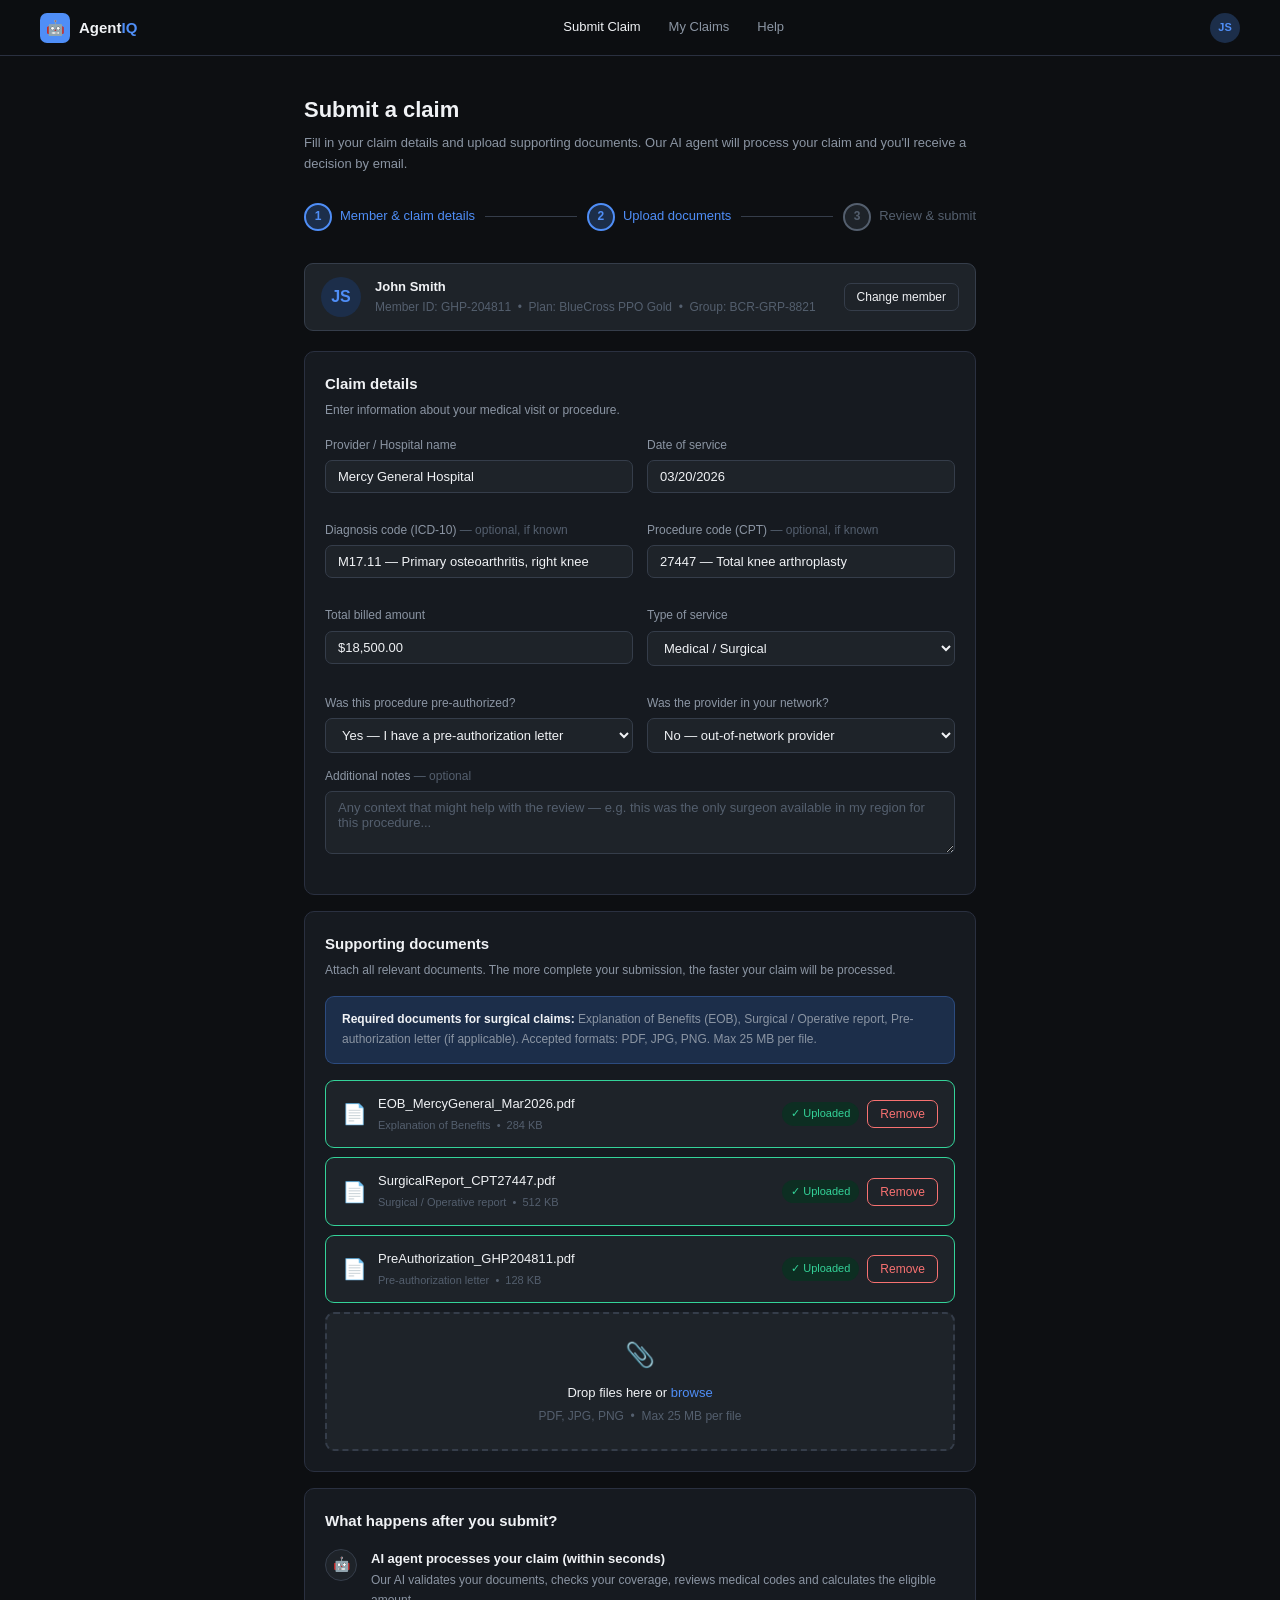
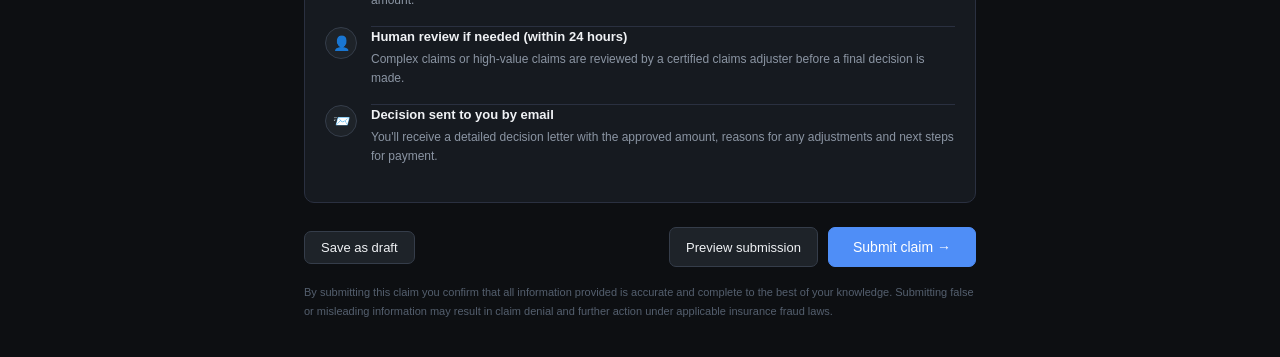
<file: wireframes/06_submit_claim.html>
<!DOCTYPE html>
<html lang="en">
<head>
<meta charset="UTF-8"/>
<meta name="viewport" content="width=device-width, initial-scale=1.0"/>
<title>Submit a Claim — AgentIQ</title>
<style>
:root{--bg:#0D0F12;--s:#161A20;--s2:#1E2329;--s3:#252B33;--b:#2A3040;--b2:#353D4A;--t:#F0F2F5;--t2:#8B95A3;--t3:#545F6E;--ac:#4F8EF7;--acd:#1C2E4A;--gn:#34D399;--gnd:#0D2E22;--am:#FBBF24;--amd:#2D2210;--rd:#F87171;--rdd:#2D1010;}
*{box-sizing:border-box;margin:0;padding:0;}
body{font-family:-apple-system,BlinkMacSystemFont,'Segoe UI',Helvetica,Arial,sans-serif;background:var(--bg);color:var(--t);font-size:14px;line-height:1.6;}
nav{position:fixed;top:0;left:0;right:0;z-index:100;height:56px;padding:0 40px;display:flex;align-items:center;justify-content:space-between;background:rgba(13,15,18,0.96);border-bottom:1px solid var(--b);}
.logo{display:flex;align-items:center;gap:9px;text-decoration:none;}
.logo-mark{width:30px;height:30px;background:var(--ac);border-radius:7px;display:flex;align-items:center;justify-content:center;font-size:15px;}
.logo-text{font-size:15px;font-weight:700;color:var(--t);}
.logo-text span{color:var(--ac);}
.nav-links{display:flex;align-items:center;gap:28px;}
.nav-links a{font-size:13px;color:var(--t2);text-decoration:none;transition:color .15s;}
.nav-links a:hover,.nav-links a.active{color:var(--t);}
.nav-right{display:flex;align-items:center;gap:8px;}
.avatar{width:30px;height:30px;border-radius:50%;background:var(--acd);display:flex;align-items:center;justify-content:center;font-size:11px;font-weight:700;color:var(--ac);}
.btn{display:inline-flex;align-items:center;justify-content:center;gap:6px;font-family:inherit;font-size:13px;font-weight:500;padding:8px 16px;border-radius:7px;cursor:pointer;border:1px solid var(--b2);background:var(--s2);color:var(--t);transition:all .15s;text-decoration:none;}
.btn:hover{background:var(--s3);}
.btn-p{background:var(--ac);border-color:var(--ac);color:#fff;}
.btn-p:hover{background:#6b9ff8;}
.btn-sm{font-size:12px;padding:6px 12px;}
.btn-lg{font-size:14px;padding:11px 24px;}
.tag{display:inline-flex;align-items:center;font-size:11px;font-weight:500;padding:3px 9px;border-radius:20px;}
.tg{background:var(--gnd);color:var(--gn);}
.tam{background:var(--amd);color:var(--am);}
.tr{background:var(--rdd);color:var(--rd);}
.card{background:var(--s);border:1px solid var(--b);border-radius:10px;padding:20px;}
input,select,textarea{font-family:inherit;font-size:13px;color:var(--t);background:var(--s2);border:1px solid var(--b2);border-radius:7px;padding:8px 12px;width:100%;outline:none;transition:border-color .15s;}
input:focus,select:focus,textarea:focus{border-color:var(--ac);}
input::placeholder,textarea::placeholder{color:var(--t3);}
select option{background:var(--s2);}
label{font-size:12px;color:var(--t2);display:block;margin-bottom:5px;}
.fg{margin-bottom:14px;}
/* STEPPER */
.stepper{display:flex;align-items:center;margin-bottom:32px;}
.stp{display:flex;align-items:center;gap:8px;font-size:13px;font-weight:500;}
.stp.done{color:var(--gn);}
.stp.active{color:var(--ac);}
.stp.pending{color:var(--t3);}
.stp-circle{width:28px;height:28px;border-radius:50%;display:flex;align-items:center;justify-content:center;font-size:12px;font-weight:700;flex-shrink:0;border:2px solid currentColor;}
.stp.done .stp-circle{background:var(--gnd);}
.stp.active .stp-circle{background:var(--acd);}
.stp.pending .stp-circle{background:var(--s2);}
.stp-line{flex:1;height:1px;margin:0 10px;min-width:30px;}
.stp-line.done{background:var(--gn);}
.stp-line.pending{background:var(--b2);}
/* SECTION TITLE */
.sec-title{font-size:15px;font-weight:600;color:var(--t);margin-bottom:5px;}
.sec-sub{font-size:12px;color:var(--t2);margin-bottom:16px;}
/* DOC UPLOAD ROW */
.doc-row{background:var(--s2);border:1px solid var(--b2);border-radius:9px;padding:13px 16px;display:flex;align-items:center;justify-content:space-between;margin-bottom:9px;transition:border-color .2s;}
.doc-row.uploaded{border-color:var(--gn);}
.doc-left{display:flex;align-items:center;gap:11px;}
.doc-icon{font-size:20px;flex-shrink:0;}
.doc-name{font-size:13px;font-weight:500;color:var(--t);}
.doc-size{font-size:11px;color:var(--t3);margin-top:2px;}
.drop-zone{background:var(--s2);border:2px dashed var(--b2);border-radius:9px;padding:22px;text-align:center;cursor:pointer;transition:border-color .2s;}
.drop-zone:hover{border-color:var(--ac);}
/* INFO BOX */
.info-box{background:var(--acd);border:1px solid rgba(79,142,247,.3);border-radius:9px;padding:13px 16px;margin-bottom:16px;}
.info-box p{font-size:12px;color:var(--t2);line-height:1.65;}
.info-box strong{color:var(--t);}
/* WHAT HAPPENS NEXT */
.next-steps{display:flex;flex-direction:column;gap:0;}
.next-step{display:flex;gap:14px;align-items:flex-start;}
.ns-icon{width:32px;height:32px;border-radius:50%;display:flex;align-items:center;justify-content:center;font-size:14px;flex-shrink:0;background:var(--s2);border:1px solid var(--b2);}
.ns-body{padding-bottom:16px;flex:1;border-bottom:1px solid var(--b);}
.next-step:last-child .ns-body{border-bottom:none;}
.ns-title{font-size:13px;font-weight:600;color:var(--t);margin-bottom:2px;}
.ns-desc{font-size:12px;color:var(--t2);}
/* MEMBER BANNER */
.member-banner{background:var(--s2);border:1px solid var(--b2);border-radius:9px;padding:13px 16px;display:flex;align-items:center;gap:14px;margin-bottom:20px;}
.member-avatar{width:40px;height:40px;border-radius:50%;background:var(--acd);display:flex;align-items:center;justify-content:center;font-size:16px;font-weight:700;color:var(--ac);flex-shrink:0;}
</style>
</head>
<body>

<nav>
  <a class="logo" href="01_homepage.html"><div class="logo-mark">🤖</div><span class="logo-text">Agent<span>IQ</span></span></a>
  <div class="nav-links">
    <a href="#" class="active">Submit Claim</a>
    <a href="07_claim_status.html">My Claims</a>
    <a href="#">Help</a>
  </div>
  <div class="nav-right">
    <div class="avatar">JS</div>
  </div>
</nav>

<div style="padding-top:56px;">
  <div style="max-width:720px;margin:0 auto;padding:36px 24px;">

    <!-- PAGE TITLE -->
    <div style="margin-bottom:28px;">
      <h1 style="font-size:22px;font-weight:700;color:var(--t);margin-bottom:6px;">Submit a claim</h1>
      <p style="font-size:13px;color:var(--t2);">Fill in your claim details and upload supporting documents. Our AI agent will process your claim and you'll receive a decision by email.</p>
    </div>

    <!-- STEPPER -->
    <div class="stepper">
      <div class="stp active"><div class="stp-circle">1</div><span>Member &amp; claim details</span></div>
      <div class="stp-line pending"></div>
      <div class="stp active"><div class="stp-circle">2</div><span>Upload documents</span></div>
      <div class="stp-line pending"></div>
      <div class="stp pending"><div class="stp-circle">3</div><span>Review &amp; submit</span></div>
    </div>

    <!-- MEMBER BANNER -->
    <div class="member-banner">
      <div class="member-avatar">JS</div>
      <div>
        <div style="font-size:13px;font-weight:600;color:var(--t);">John Smith</div>
        <div style="font-size:12px;color:var(--t3);">Member ID: GHP-204811 &nbsp;&bull;&nbsp; Plan: BlueCross PPO Gold &nbsp;&bull;&nbsp; Group: BCR-GRP-8821</div>
      </div>
      <button class="btn btn-sm" style="margin-left:auto;">Change member</button>
    </div>

    <!-- CLAIM DETAILS -->
    <div class="card" style="margin-bottom:16px;">
      <div class="sec-title">Claim details</div>
      <div class="sec-sub">Enter information about your medical visit or procedure.</div>
      <div style="display:grid;grid-template-columns:1fr 1fr;gap:14px;">
        <div class="fg">
          <label>Provider / Hospital name</label>
          <input type="text" value="Mercy General Hospital"/>
        </div>
        <div class="fg">
          <label>Date of service</label>
          <input type="text" value="03/20/2026"/>
        </div>
        <div class="fg">
          <label>Diagnosis code (ICD-10) <span style="color:var(--t3);">— optional, if known</span></label>
          <input type="text" value="M17.11 — Primary osteoarthritis, right knee"/>
        </div>
        <div class="fg">
          <label>Procedure code (CPT) <span style="color:var(--t3);">— optional, if known</span></label>
          <input type="text" value="27447 — Total knee arthroplasty"/>
        </div>
        <div class="fg">
          <label>Total billed amount</label>
          <input type="text" value="$18,500.00"/>
        </div>
        <div class="fg">
          <label>Type of service</label>
          <select>
            <option selected>Medical / Surgical</option>
            <option>Preventive care</option>
            <option>Emergency</option>
            <option>Mental health</option>
            <option>Prescription drugs</option>
            <option>Physical therapy</option>
          </select>
        </div>
        <div class="fg">
          <label>Was this procedure pre-authorized?</label>
          <select>
            <option selected>Yes — I have a pre-authorization letter</option>
            <option>No — pre-auth was not required</option>
            <option>No — I am applying for retroactive auth</option>
            <option>I'm not sure</option>
          </select>
        </div>
        <div class="fg">
          <label>Was the provider in your network?</label>
          <select>
            <option>Yes — in-network provider</option>
            <option selected>No — out-of-network provider</option>
            <option>I'm not sure</option>
          </select>
        </div>
      </div>
      <div class="fg">
        <label>Additional notes <span style="color:var(--t3);">— optional</span></label>
        <textarea rows="3" placeholder="Any context that might help with the review — e.g. this was the only surgeon available in my region for this procedure..."></textarea>
      </div>
    </div>

    <!-- DOCUMENT UPLOAD -->
    <div class="card" style="margin-bottom:16px;">
      <div class="sec-title">Supporting documents</div>
      <div class="sec-sub">Attach all relevant documents. The more complete your submission, the faster your claim will be processed.</div>

      <div class="info-box" style="margin-bottom:16px;">
        <p><strong>Required documents for surgical claims:</strong> Explanation of Benefits (EOB), Surgical / Operative report, Pre-authorization letter (if applicable). Accepted formats: PDF, JPG, PNG. Max 25 MB per file.</p>
      </div>

      <div class="doc-row uploaded">
        <div class="doc-left">
          <span class="doc-icon">📄</span>
          <div>
            <div class="doc-name">EOB_MercyGeneral_Mar2026.pdf</div>
            <div class="doc-size">Explanation of Benefits &nbsp;&bull;&nbsp; 284 KB</div>
          </div>
        </div>
        <div style="display:flex;align-items:center;gap:8px;">
          <span class="tag tg">✓ Uploaded</span>
          <button class="btn btn-sm" style="color:var(--rd);border-color:var(--rd);">Remove</button>
        </div>
      </div>

      <div class="doc-row uploaded">
        <div class="doc-left">
          <span class="doc-icon">📄</span>
          <div>
            <div class="doc-name">SurgicalReport_CPT27447.pdf</div>
            <div class="doc-size">Surgical / Operative report &nbsp;&bull;&nbsp; 512 KB</div>
          </div>
        </div>
        <div style="display:flex;align-items:center;gap:8px;">
          <span class="tag tg">✓ Uploaded</span>
          <button class="btn btn-sm" style="color:var(--rd);border-color:var(--rd);">Remove</button>
        </div>
      </div>

      <div class="doc-row uploaded">
        <div class="doc-left">
          <span class="doc-icon">📄</span>
          <div>
            <div class="doc-name">PreAuthorization_GHP204811.pdf</div>
            <div class="doc-size">Pre-authorization letter &nbsp;&bull;&nbsp; 128 KB</div>
          </div>
        </div>
        <div style="display:flex;align-items:center;gap:8px;">
          <span class="tag tg">✓ Uploaded</span>
          <button class="btn btn-sm" style="color:var(--rd);border-color:var(--rd);">Remove</button>
        </div>
      </div>

      <div class="drop-zone" id="dropzone" onclick="addDoc()" style="margin-top:4px;">
        <div style="font-size:24px;margin-bottom:8px;">📎</div>
        <div style="font-size:13px;color:var(--t);font-weight:500;margin-bottom:4px;">Drop files here or <span style="color:var(--ac);">browse</span></div>
        <div style="font-size:12px;color:var(--t3);">PDF, JPG, PNG &nbsp;&bull;&nbsp; Max 25 MB per file</div>
      </div>
    </div>

    <!-- WHAT HAPPENS NEXT -->
    <div class="card" style="margin-bottom:24px;">
      <div class="sec-title" style="margin-bottom:16px;">What happens after you submit?</div>
      <div class="next-steps">
        <div class="next-step">
          <div class="ns-icon">🤖</div>
          <div class="ns-body">
            <div class="ns-title">AI agent processes your claim (within seconds)</div>
            <div class="ns-desc">Our AI validates your documents, checks your coverage, reviews medical codes and calculates the eligible amount.</div>
          </div>
        </div>
        <div class="next-step">
          <div class="ns-icon">👤</div>
          <div class="ns-body">
            <div class="ns-title">Human review if needed (within 24 hours)</div>
            <div class="ns-desc">Complex claims or high-value claims are reviewed by a certified claims adjuster before a final decision is made.</div>
          </div>
        </div>
        <div class="next-step">
          <div class="ns-icon">📨</div>
          <div class="ns-body">
            <div class="ns-title">Decision sent to you by email</div>
            <div class="ns-desc">You'll receive a detailed decision letter with the approved amount, reasons for any adjustments and next steps for payment.</div>
          </div>
        </div>
      </div>
    </div>

    <!-- ACTIONS -->
    <div style="display:flex;gap:12px;justify-content:space-between;align-items:center;">
      <button class="btn">Save as draft</button>
      <div style="display:flex;gap:10px;">
        <button class="btn">Preview submission</button>
        <button class="btn btn-p btn-lg" onclick="location.href='07_claim_status.html'">Submit claim &rarr;</button>
      </div>
    </div>

    <!-- SMALL PRINT -->
    <p style="font-size:11px;color:var(--t3);margin-top:16px;line-height:1.7;">By submitting this claim you confirm that all information provided is accurate and complete to the best of your knowledge. Submitting false or misleading information may result in claim denial and further action under applicable insurance fraud laws.</p>

  </div>
</div>

<script>
function addDoc() {
  const zone = document.getElementById('dropzone');
  const container = zone.parentNode;
  const newRow = document.createElement('div');
  newRow.className = 'doc-row uploaded';
  newRow.innerHTML = '<div class="doc-left"><span class="doc-icon">📄</span><div><div class="doc-name">Additional_Document.pdf</div><div class="doc-size">Additional document &bull; 210 KB</div></div></div><div style="display:flex;align-items:center;gap:8px;"><span class="tag tg">✓ Uploaded</span><button class="btn btn-sm" style="color:var(--rd);border-color:var(--rd);">Remove</button></div>';
  container.insertBefore(newRow, zone);
}
</script>
</body>
</html>
</file>
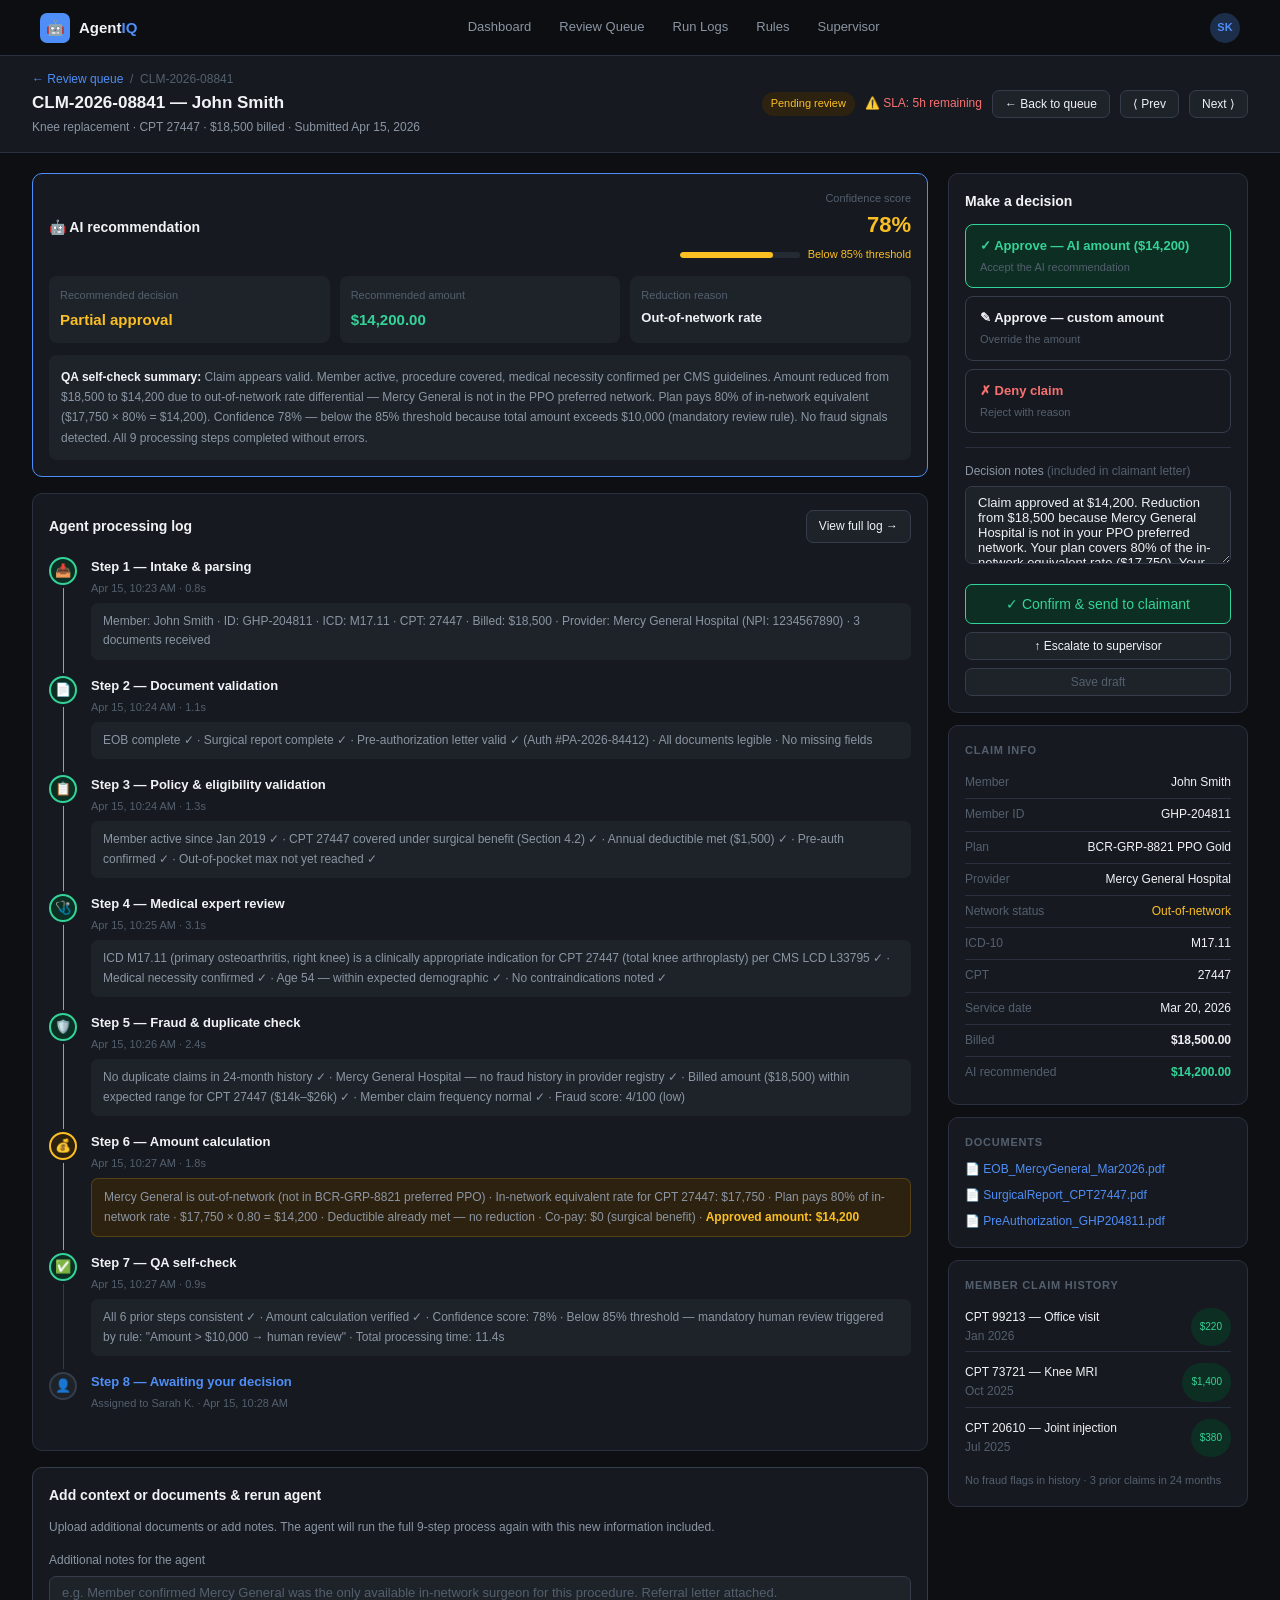
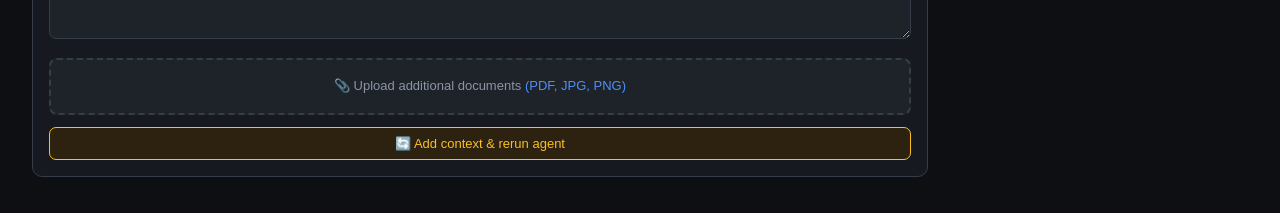
<file: wireframes/09_review.html>
<!DOCTYPE html>
<html lang="en">
<head>
<meta charset="UTF-8"/>
<meta name="viewport" content="width=device-width, initial-scale=1.0"/>
<title>Claim Review — AgentIQ</title>
<style>
:root{--bg:#0D0F12;--s:#161A20;--s2:#1E2329;--s3:#252B33;--b:#2A3040;--b2:#353D4A;--t:#F0F2F5;--t2:#8B95A3;--t3:#545F6E;--ac:#4F8EF7;--acd:#1C2E4A;--gn:#34D399;--gnd:#0D2E22;--am:#FBBF24;--amd:#2D2210;--rd:#F87171;--rdd:#2D1010;--tl:#2DD4BF;--tld:#0D2D2A;--pu:#A78BFA;--pud:#1E1635;}
*{box-sizing:border-box;margin:0;padding:0;}
body{font-family:-apple-system,BlinkMacSystemFont,'Segoe UI',Helvetica,Arial,sans-serif;background:var(--bg);color:var(--t);font-size:14px;line-height:1.6;}
nav{position:fixed;top:0;left:0;right:0;z-index:100;height:56px;padding:0 40px;display:flex;align-items:center;justify-content:space-between;background:rgba(13,15,18,0.96);border-bottom:1px solid var(--b);}
.logo{display:flex;align-items:center;gap:9px;text-decoration:none;}
.logo-mark{width:30px;height:30px;background:var(--ac);border-radius:7px;display:flex;align-items:center;justify-content:center;font-size:15px;}
.logo-text{font-size:15px;font-weight:700;color:var(--t);}
.logo-text span{color:var(--ac);}
.nav-links{display:flex;align-items:center;gap:28px;}
.nav-links a{font-size:13px;color:var(--t2);text-decoration:none;transition:color .15s;}
.nav-links a:hover,.nav-links a.active{color:var(--t);}
.nav-right{display:flex;align-items:center;gap:8px;}
.avatar{width:30px;height:30px;border-radius:50%;background:var(--acd);display:flex;align-items:center;justify-content:center;font-size:11px;font-weight:700;color:var(--ac);}
.btn{display:inline-flex;align-items:center;justify-content:center;gap:6px;font-family:inherit;font-size:13px;font-weight:500;padding:8px 16px;border-radius:7px;cursor:pointer;border:1px solid var(--b2);background:var(--s2);color:var(--t);transition:all .15s;text-decoration:none;}
.btn:hover{background:var(--s3);}
.btn-p{background:var(--ac);border-color:var(--ac);color:#fff;}
.btn-p:hover{background:#6b9ff8;}
.btn-sm{font-size:12px;padding:6px 12px;}
.btn-success{background:var(--gnd);border-color:var(--gn);color:var(--gn);}
.btn-success:hover{background:#0f3a28;}
.btn-danger{background:var(--rdd);border-color:var(--rd);color:var(--rd);}
.btn-danger:hover{background:#3d1515;}
.btn-warn{background:var(--amd);border-color:var(--am);color:var(--am);}
.btn-warn:hover{background:#3a2a0a;}
.btn-lg{font-size:14px;padding:11px 22px;}
.tag{display:inline-flex;align-items:center;font-size:11px;font-weight:500;padding:3px 9px;border-radius:20px;}
.tg{background:var(--gnd);color:var(--gn);}
.tam{background:var(--amd);color:var(--am);}
.tr{background:var(--rdd);color:var(--rd);}
.tb{background:var(--acd);color:var(--ac);}
.tt{background:var(--tld);color:var(--tl);}
.tgr{background:var(--s3);color:var(--t2);}
.card{background:var(--s);border:1px solid var(--b);border-radius:10px;padding:16px;}
input,select,textarea{font-family:inherit;font-size:13px;color:var(--t);background:var(--s2);border:1px solid var(--b2);border-radius:7px;padding:8px 12px;width:100%;outline:none;transition:border-color .15s;}
input:focus,select:focus,textarea:focus{border-color:var(--ac);}
input::placeholder,textarea::placeholder{color:var(--t3);}
select option{background:var(--s2);}
label{font-size:12px;color:var(--t2);display:block;margin-bottom:5px;}
.fg{margin-bottom:13px;}
textarea{resize:vertical;}
/* TOP BAND */
.top-band{margin-top:56px;background:var(--s);border-bottom:1px solid var(--b);padding:14px 32px;display:flex;align-items:center;justify-content:space-between;flex-wrap:wrap;gap:12px;}
.breadcrumb{font-size:12px;color:var(--t3);}
.breadcrumb a{color:var(--ac);text-decoration:none;}
.claim-id-title{font-size:17px;font-weight:700;color:var(--t);}
.claim-subtitle{font-size:12px;color:var(--t2);margin-top:2px;}
/* BODY LAYOUT */
.body-wrap{display:flex;max-width:1300px;margin:0 auto;padding:20px 32px;gap:20px;align-items:flex-start;}
.left-col{flex:1;min-width:0;}
.right-col{width:300px;flex-shrink:0;}
/* SECTION TITLES */
.sec-title{font-size:14px;font-weight:600;color:var(--t);margin-bottom:12px;}
.sec-label{font-size:11px;font-weight:600;color:var(--t3);text-transform:uppercase;letter-spacing:.07em;margin-bottom:8px;}
.divider{height:1px;background:var(--b);margin:14px 0;}
/* AI RECOMMENDATION BOX */
.ai-rec{background:var(--s);border:1px solid var(--ac);border-radius:10px;padding:16px;margin-bottom:16px;}
.ai-rec-header{display:flex;align-items:center;justify-content:space-between;margin-bottom:12px;}
.ai-rec-title{font-size:14px;font-weight:600;color:var(--t);display:flex;align-items:center;gap:8px;}
.conf-block{text-align:right;}
.conf-score{font-size:22px;font-weight:700;color:var(--am);}
.conf-label{font-size:11px;color:var(--t3);}
.conf-bar-wrap{display:flex;align-items:center;gap:8px;margin-top:4px;}
.conf-bar{flex:1;height:6px;border-radius:3px;background:var(--s3);overflow:hidden;}
.cf-g{height:100%;background:var(--gn);border-radius:3px;}
.cf-m{height:100%;background:var(--am);border-radius:3px;}
.cf-r{height:100%;background:var(--rd);border-radius:3px;}
.ai-metrics{display:grid;grid-template-columns:repeat(3,1fr);gap:10px;margin-bottom:12px;}
.ai-metric{background:var(--s2);border-radius:8px;padding:11px;}
.ai-metric-label{font-size:11px;color:var(--t3);margin-bottom:3px;}
.ai-metric-val{font-size:15px;font-weight:700;color:var(--t);}
.qa-summary{background:var(--s2);border-radius:8px;padding:12px;font-size:12px;color:var(--t2);line-height:1.7;}
/* TIMELINE */
.tl{display:flex;flex-direction:column;}
.tl-item{display:flex;gap:14px;}
.tl-line-wrap{display:flex;flex-direction:column;align-items:center;}
.tl-dot{width:28px;height:28px;border-radius:50%;display:flex;align-items:center;justify-content:center;font-size:13px;flex-shrink:0;border:2px solid var(--b2);}
.tl-dot.done{background:var(--gnd);border-color:var(--gn);}
.tl-dot.warn{background:var(--amd);border-color:var(--am);}
.tl-dot.pending{background:var(--s2);}
.tl-connector{width:1px;flex:1;min-height:12px;margin:3px 0;}
.tl-connector.done{background:var(--gn);}
.tl-connector.pending{background:var(--b2);}
.tl-body{padding-bottom:16px;flex:1;}
.tl-title{font-size:13px;font-weight:600;color:var(--t);margin-bottom:2px;}
.tl-meta{font-size:11px;color:var(--t3);margin-bottom:5px;}
.tl-detail{font-size:12px;color:var(--t2);background:var(--s2);border-radius:7px;padding:9px 12px;line-height:1.65;}
.tl-detail.warn{background:var(--amd);border:1px solid rgba(251,191,36,.2);}
/* RERUN BOX */
.rerun-box{background:var(--s);border:1px solid var(--b2);border-radius:10px;padding:16px;margin-bottom:16px;}
/* DECISION PANEL */
.decision-panel{background:var(--s);border:1px solid var(--b);border-radius:10px;padding:16px;margin-bottom:12px;position:sticky;top:76px;}
.decision-option{border:1px solid var(--b2);border-radius:8px;padding:11px 14px;margin-bottom:8px;cursor:pointer;transition:all .15s;}
.decision-option:hover{border-color:var(--b2);background:var(--s2);}
.decision-option.selected-approve{border-color:var(--gn);background:var(--gnd);}
.decision-option.selected-modify{border-color:var(--am);background:var(--amd);}
.decision-option.selected-deny{border-color:var(--rd);background:var(--rdd);}
.do-title{font-size:13px;font-weight:600;color:var(--t);margin-bottom:2px;}
.do-desc{font-size:11px;color:var(--t3);}
/* CLAIMANT SUMMARY */
.info-row{display:flex;justify-content:space-between;font-size:12px;padding:6px 0;border-bottom:1px solid var(--b);}
.info-row:last-child{border-bottom:none;}
.info-key{color:var(--t3);}
.info-val{color:var(--t);font-weight:500;text-align:right;}
/* MODAL */
.modal-overlay{display:none;position:fixed;inset:0;background:rgba(0,0,0,.7);z-index:500;align-items:center;justify-content:center;}
.modal-overlay.open{display:flex;}
.modal{background:var(--s);border:1px solid var(--b2);border-radius:14px;padding:24px;width:100%;max-width:460px;}
.modal-title{font-size:16px;font-weight:600;color:var(--t);margin-bottom:14px;}
</style>
</head>
<body>

<nav>
  <a class="logo" href="01_homepage.html"><div class="logo-mark">🤖</div><span class="logo-text">Agent<span>IQ</span></span></a>
  <div class="nav-links">
    <a href="05_dashboard.html">Dashboard</a>
    <a href="08_queue.html">Review Queue</a>
    <a href="10_logs.html">Run Logs</a>
    <a href="11_rules.html">Rules</a>
    <a href="12_supervisor.html">Supervisor</a>
  </div>
  <div class="nav-right">
    <div class="avatar">SK</div>
  </div>
</nav>

<!-- TOP BAND -->
<div class="top-band">
  <div>
    <div class="breadcrumb"><a href="08_queue.html">← Review queue</a> &nbsp;/&nbsp; CLM-2026-08841</div>
    <div class="claim-id-title">CLM-2026-08841 — John Smith</div>
    <div class="claim-subtitle">Knee replacement · CPT 27447 · $18,500 billed · Submitted Apr 15, 2026</div>
  </div>
  <div style="display:flex;align-items:center;gap:10px;flex-wrap:wrap;">
    <span class="tag tam">Pending review</span>
    <span style="font-size:12px;color:var(--rd);font-weight:500;">⚠️ SLA: 5h remaining</span>
    <button class="btn btn-sm" onclick="location.href='08_queue.html'">&larr; Back to queue</button>
    <button class="btn btn-sm">⟨ Prev</button>
    <button class="btn btn-sm">Next ⟩</button>
  </div>
</div>

<div class="body-wrap">

  <!-- LEFT COLUMN -->
  <div class="left-col">

    <!-- AI RECOMMENDATION -->
    <div class="ai-rec">
      <div class="ai-rec-header">
        <div class="ai-rec-title">🤖 AI recommendation</div>
        <div class="conf-block">
          <div class="conf-label">Confidence score</div>
          <div class="conf-score">78%</div>
          <div class="conf-bar-wrap">
            <div class="conf-bar" style="width:120px;"><div class="cf-m" style="width:78%;"></div></div>
            <span style="font-size:11px;color:var(--am);">Below 85% threshold</span>
          </div>
        </div>
      </div>
      <div class="ai-metrics">
        <div class="ai-metric">
          <div class="ai-metric-label">Recommended decision</div>
          <div class="ai-metric-val" style="color:var(--am);">Partial approval</div>
        </div>
        <div class="ai-metric">
          <div class="ai-metric-label">Recommended amount</div>
          <div class="ai-metric-val" style="color:var(--gn);">$14,200.00</div>
        </div>
        <div class="ai-metric">
          <div class="ai-metric-label">Reduction reason</div>
          <div class="ai-metric-val" style="font-size:13px;">Out-of-network rate</div>
        </div>
      </div>
      <div class="qa-summary">
        <strong style="color:var(--t);">QA self-check summary:</strong> Claim appears valid. Member active, procedure covered, medical necessity confirmed per CMS guidelines. Amount reduced from $18,500 to $14,200 due to out-of-network rate differential — Mercy General is not in the PPO preferred network. Plan pays 80% of in-network equivalent ($17,750 × 80% = $14,200). Confidence 78% — below the 85% threshold because total amount exceeds $10,000 (mandatory review rule). No fraud signals detected. All 9 processing steps completed without errors.
      </div>
    </div>

    <!-- PROCESSING LOG -->
    <div class="card" style="margin-bottom:16px;">
      <div style="display:flex;align-items:center;justify-content:space-between;margin-bottom:14px;">
        <div class="sec-title" style="margin-bottom:0;">Agent processing log</div>
        <a href="10_logs.html" class="btn btn-sm">View full log →</a>
      </div>
      <div class="tl">
        <div class="tl-item">
          <div class="tl-line-wrap"><div class="tl-dot done">📥</div><div class="tl-connector done"></div></div>
          <div class="tl-body">
            <div class="tl-title">Step 1 — Intake &amp; parsing</div>
            <div class="tl-meta">Apr 15, 10:23 AM · 0.8s</div>
            <div class="tl-detail">Member: John Smith · ID: GHP-204811 · ICD: M17.11 · CPT: 27447 · Billed: $18,500 · Provider: Mercy General Hospital (NPI: 1234567890) · 3 documents received</div>
          </div>
        </div>
        <div class="tl-item">
          <div class="tl-line-wrap"><div class="tl-dot done">📄</div><div class="tl-connector done"></div></div>
          <div class="tl-body">
            <div class="tl-title">Step 2 — Document validation</div>
            <div class="tl-meta">Apr 15, 10:24 AM · 1.1s</div>
            <div class="tl-detail">EOB complete ✓ · Surgical report complete ✓ · Pre-authorization letter valid ✓ (Auth #PA-2026-84412) · All documents legible · No missing fields</div>
          </div>
        </div>
        <div class="tl-item">
          <div class="tl-line-wrap"><div class="tl-dot done">📋</div><div class="tl-connector done"></div></div>
          <div class="tl-body">
            <div class="tl-title">Step 3 — Policy &amp; eligibility validation</div>
            <div class="tl-meta">Apr 15, 10:24 AM · 1.3s</div>
            <div class="tl-detail">Member active since Jan 2019 ✓ · CPT 27447 covered under surgical benefit (Section 4.2) ✓ · Annual deductible met ($1,500) ✓ · Pre-auth confirmed ✓ · Out-of-pocket max not yet reached ✓</div>
          </div>
        </div>
        <div class="tl-item">
          <div class="tl-line-wrap"><div class="tl-dot done">🩺</div><div class="tl-connector done"></div></div>
          <div class="tl-body">
            <div class="tl-title">Step 4 — Medical expert review</div>
            <div class="tl-meta">Apr 15, 10:25 AM · 3.1s</div>
            <div class="tl-detail">ICD M17.11 (primary osteoarthritis, right knee) is a clinically appropriate indication for CPT 27447 (total knee arthroplasty) per CMS LCD L33795 ✓ · Medical necessity confirmed ✓ · Age 54 — within expected demographic ✓ · No contraindications noted ✓</div>
          </div>
        </div>
        <div class="tl-item">
          <div class="tl-line-wrap"><div class="tl-dot done">🛡️</div><div class="tl-connector done"></div></div>
          <div class="tl-body">
            <div class="tl-title">Step 5 — Fraud &amp; duplicate check</div>
            <div class="tl-meta">Apr 15, 10:26 AM · 2.4s</div>
            <div class="tl-detail">No duplicate claims in 24-month history ✓ · Mercy General Hospital — no fraud history in provider registry ✓ · Billed amount ($18,500) within expected range for CPT 27447 ($14k–$26k) ✓ · Member claim frequency normal ✓ · Fraud score: 4/100 (low)</div>
          </div>
        </div>
        <div class="tl-item">
          <div class="tl-line-wrap"><div class="tl-dot warn">💰</div><div class="tl-connector done"></div></div>
          <div class="tl-body">
            <div class="tl-title">Step 6 — Amount calculation</div>
            <div class="tl-meta">Apr 15, 10:27 AM · 1.8s</div>
            <div class="tl-detail warn">Mercy General is out-of-network (not in BCR-GRP-8821 preferred PPO) · In-network equivalent rate for CPT 27447: $17,750 · Plan pays 80% of in-network rate · $17,750 × 0.80 = $14,200 · Deductible already met — no reduction · Co-pay: $0 (surgical benefit) · <strong style="color:var(--am);">Approved amount: $14,200</strong></div>
          </div>
        </div>
        <div class="tl-item">
          <div class="tl-line-wrap"><div class="tl-dot done">✅</div><div class="tl-connector pending"></div></div>
          <div class="tl-body">
            <div class="tl-title">Step 7 — QA self-check</div>
            <div class="tl-meta">Apr 15, 10:27 AM · 0.9s</div>
            <div class="tl-detail">All 6 prior steps consistent ✓ · Amount calculation verified ✓ · Confidence score: 78% · Below 85% threshold — mandatory human review triggered by rule: "Amount &gt; $10,000 → human review" · Total processing time: 11.4s</div>
          </div>
        </div>
        <div class="tl-item">
          <div class="tl-line-wrap"><div class="tl-dot pending">👤</div></div>
          <div class="tl-body">
            <div class="tl-title" style="color:var(--ac);">Step 8 — Awaiting your decision</div>
            <div class="tl-meta" style="color:var(--t3);">Assigned to Sarah K. · Apr 15, 10:28 AM</div>
          </div>
        </div>
      </div>
    </div>

    <!-- ADD CONTEXT & RERUN -->
    <div class="rerun-box">
      <div class="sec-title">Add context or documents &amp; rerun agent</div>
      <p style="font-size:12px;color:var(--t2);margin-bottom:14px;">Upload additional documents or add notes. The agent will run the full 9-step process again with this new information included.</p>
      <div class="fg">
        <label>Additional notes for the agent</label>
        <textarea rows="3" id="rerun-notes" placeholder="e.g. Member confirmed Mercy General was the only available in-network surgeon for this procedure. Referral letter attached."></textarea>
      </div>
      <div style="background:var(--s2);border:2px dashed var(--b2);border-radius:8px;padding:16px;text-align:center;cursor:pointer;margin-bottom:12px;" onmouseover="this.style.borderColor='var(--ac)'" onmouseout="this.style.borderColor='var(--b2)'">
        <div style="font-size:13px;color:var(--t2);">📎 Upload additional documents <span style="color:var(--ac);">(PDF, JPG, PNG)</span></div>
      </div>
      <button class="btn btn-warn" style="width:100%;" onclick="showRerunConfirm()">🔄 Add context &amp; rerun agent</button>
    </div>

  </div>

  <!-- RIGHT COLUMN -->
  <div class="right-col">

    <!-- DECISION PANEL -->
    <div class="decision-panel">
      <div class="sec-title">Make a decision</div>

      <div class="decision-option selected-approve" id="opt-approve" onclick="selectDecision('approve')">
        <div class="do-title" style="color:var(--gn);">✓ Approve — AI amount ($14,200)</div>
        <div class="do-desc">Accept the AI recommendation</div>
      </div>
      <div class="decision-option" id="opt-modify" onclick="selectDecision('modify')">
        <div class="do-title">✎ Approve — custom amount</div>
        <div class="do-desc">Override the amount</div>
      </div>
      <div class="decision-option" id="opt-deny" onclick="selectDecision('deny')">
        <div class="do-title" style="color:var(--rd);">✗ Deny claim</div>
        <div class="do-desc">Reject with reason</div>
      </div>

      <!-- AMOUNT INPUT (shown for modify) -->
      <div id="amount-field" style="display:none;margin-top:10px;">
        <div class="fg"><label>Custom approved amount</label><input type="text" id="custom-amount" placeholder="e.g. $16,000.00"/></div>
      </div>

      <div class="divider"></div>

      <div class="fg">
        <label>Decision notes <span style="color:var(--t3);">(included in claimant letter)</span></label>
        <textarea rows="4" id="decision-notes">Claim approved at $14,200. Reduction from $18,500 because Mercy General Hospital is not in your PPO preferred network. Your plan covers 80% of the in-network equivalent rate ($17,750). Your deductible has been met so no further deduction applies.</textarea>
      </div>

      <button class="btn btn-success btn-lg" id="submit-btn" style="width:100%;margin-bottom:8px;" onclick="submitDecision()">✓ Confirm &amp; send to claimant</button>
      <button class="btn btn-sm" style="width:100%;margin-bottom:8px;" onclick="location.href='12_supervisor.html'">↑ Escalate to supervisor</button>
      <button class="btn btn-sm" style="width:100%;color:var(--t3);">Save draft</button>
    </div>

    <!-- CLAIM INFO -->
    <div class="card" style="margin-bottom:12px;">
      <div class="sec-label">Claim info</div>
      <div class="info-row"><span class="info-key">Member</span><span class="info-val">John Smith</span></div>
      <div class="info-row"><span class="info-key">Member ID</span><span class="info-val">GHP-204811</span></div>
      <div class="info-row"><span class="info-key">Plan</span><span class="info-val">BCR-GRP-8821 PPO Gold</span></div>
      <div class="info-row"><span class="info-key">Provider</span><span class="info-val">Mercy General Hospital</span></div>
      <div class="info-row"><span class="info-key">Network status</span><span class="info-val" style="color:var(--am);">Out-of-network</span></div>
      <div class="info-row"><span class="info-key">ICD-10</span><span class="info-val">M17.11</span></div>
      <div class="info-row"><span class="info-key">CPT</span><span class="info-val">27447</span></div>
      <div class="info-row"><span class="info-key">Service date</span><span class="info-val">Mar 20, 2026</span></div>
      <div class="info-row"><span class="info-key">Billed</span><span class="info-val" style="font-weight:700;">$18,500.00</span></div>
      <div class="info-row"><span class="info-key">AI recommended</span><span class="info-val" style="color:var(--gn);font-weight:700;">$14,200.00</span></div>
    </div>

    <!-- DOCUMENTS -->
    <div class="card" style="margin-bottom:12px;">
      <div class="sec-label">Documents</div>
      <div style="display:flex;flex-direction:column;gap:7px;font-size:12px;">
        <div style="display:flex;align-items:center;gap:8px;cursor:pointer;color:var(--ac);">📄 EOB_MercyGeneral_Mar2026.pdf</div>
        <div style="display:flex;align-items:center;gap:8px;cursor:pointer;color:var(--ac);">📄 SurgicalReport_CPT27447.pdf</div>
        <div style="display:flex;align-items:center;gap:8px;cursor:pointer;color:var(--ac);">📄 PreAuthorization_GHP204811.pdf</div>
      </div>
    </div>

    <!-- MEMBER HISTORY -->
    <div class="card">
      <div class="sec-label">Member claim history</div>
      <div style="display:flex;flex-direction:column;gap:6px;font-size:12px;">
        <div style="display:flex;justify-content:space-between;padding:5px 0;border-bottom:1px solid var(--b);">
          <div><div style="color:var(--t);">CPT 99213 — Office visit</div><div style="color:var(--t3);">Jan 2026</div></div>
          <span class="tag tg" style="font-size:10px;">$220</span>
        </div>
        <div style="display:flex;justify-content:space-between;padding:5px 0;border-bottom:1px solid var(--b);">
          <div><div style="color:var(--t);">CPT 73721 — Knee MRI</div><div style="color:var(--t3);">Oct 2025</div></div>
          <span class="tag tg" style="font-size:10px;">$1,400</span>
        </div>
        <div style="display:flex;justify-content:space-between;padding:5px 0;">
          <div><div style="color:var(--t);">CPT 20610 — Joint injection</div><div style="color:var(--t3);">Jul 2025</div></div>
          <span class="tag tg" style="font-size:10px;">$380</span>
        </div>
      </div>
      <div style="font-size:11px;color:var(--t3);margin-top:10px;">No fraud flags in history · 3 prior claims in 24 months</div>
    </div>

  </div>
</div>

<!-- RERUN CONFIRM MODAL -->
<div class="modal-overlay" id="rerun-modal">
  <div class="modal">
    <div class="modal-title">🔄 Confirm agent rerun</div>
    <p style="font-size:13px;color:var(--t2);margin-bottom:16px;line-height:1.7;">The agent will process this claim again from the beginning using the original documents plus your new context. This typically takes 10–15 seconds. The current AI recommendation will be replaced.</p>
    <div style="background:var(--s2);border-radius:8px;padding:11px;margin-bottom:16px;font-size:12px;color:var(--t2);">
      <strong style="color:var(--t);">New context added:</strong> Member confirmed Mercy General was the only available in-network surgeon for this procedure.
    </div>
    <div style="display:flex;gap:10px;justify-content:flex-end;">
      <button class="btn" onclick="document.getElementById('rerun-modal').classList.remove('open')">Cancel</button>
      <button class="btn btn-warn" onclick="startRerun()">🔄 Run agent again</button>
    </div>
  </div>
</div>

<!-- SUBMIT SUCCESS MODAL -->
<div class="modal-overlay" id="submit-modal">
  <div class="modal">
    <div class="modal-title" style="color:var(--gn);">✓ Decision submitted</div>
    <p style="font-size:13px;color:var(--t2);margin-bottom:16px;line-height:1.7;">Claim CLM-2026-08841 has been approved for <strong style="color:var(--gn);">$14,200.00</strong>. A decision letter has been automatically sent to John Smith at john.smith@email.com.</p>
    <div style="display:flex;gap:10px;justify-content:flex-end;">
      <button class="btn" onclick="location.href='08_queue.html'">Back to queue</button>
      <button class="btn btn-p" onclick="document.getElementById('submit-modal').classList.remove('open')">View next claim</button>
    </div>
  </div>
</div>

<script>
function selectDecision(type) {
  document.querySelectorAll('.decision-option').forEach(o => {
    o.classList.remove('selected-approve','selected-modify','selected-deny');
  });
  document.getElementById('opt-' + type).classList.add('selected-' + type);
  document.getElementById('amount-field').style.display = type === 'modify' ? 'block' : 'none';
  const btn = document.getElementById('submit-btn');
  if (type === 'approve') {
    btn.className = 'btn btn-success btn-lg';
    btn.textContent = '✓ Approve $14,200 & send to claimant';
  } else if (type === 'modify') {
    btn.className = 'btn btn-p btn-lg';
    btn.textContent = '✓ Approve custom amount & send';
  } else {
    btn.className = 'btn btn-danger btn-lg';
    btn.textContent = '✗ Deny claim & send notice';
  }
}

function submitDecision() {
  document.getElementById('submit-modal').classList.add('open');
}

function showRerunConfirm() {
  const notes = document.getElementById('rerun-notes').value;
  if (notes.trim()) {
    document.getElementById('rerun-modal').classList.add('open');
  } else {
    document.getElementById('rerun-modal').classList.add('open');
  }
}

function startRerun() {
  document.getElementById('rerun-modal').classList.remove('open');
  const btn = document.querySelector('.rerun-box button');
  btn.textContent = '⏳ Agent running... (step 3/9)';
  btn.disabled = true;
  setTimeout(() => {
    btn.textContent = '✓ Rerun complete — scroll up to see updated recommendation';
    btn.disabled = false;
    btn.className = 'btn btn-success';
  }, 2500);
}
</script>
</body>
</html>
</file>
